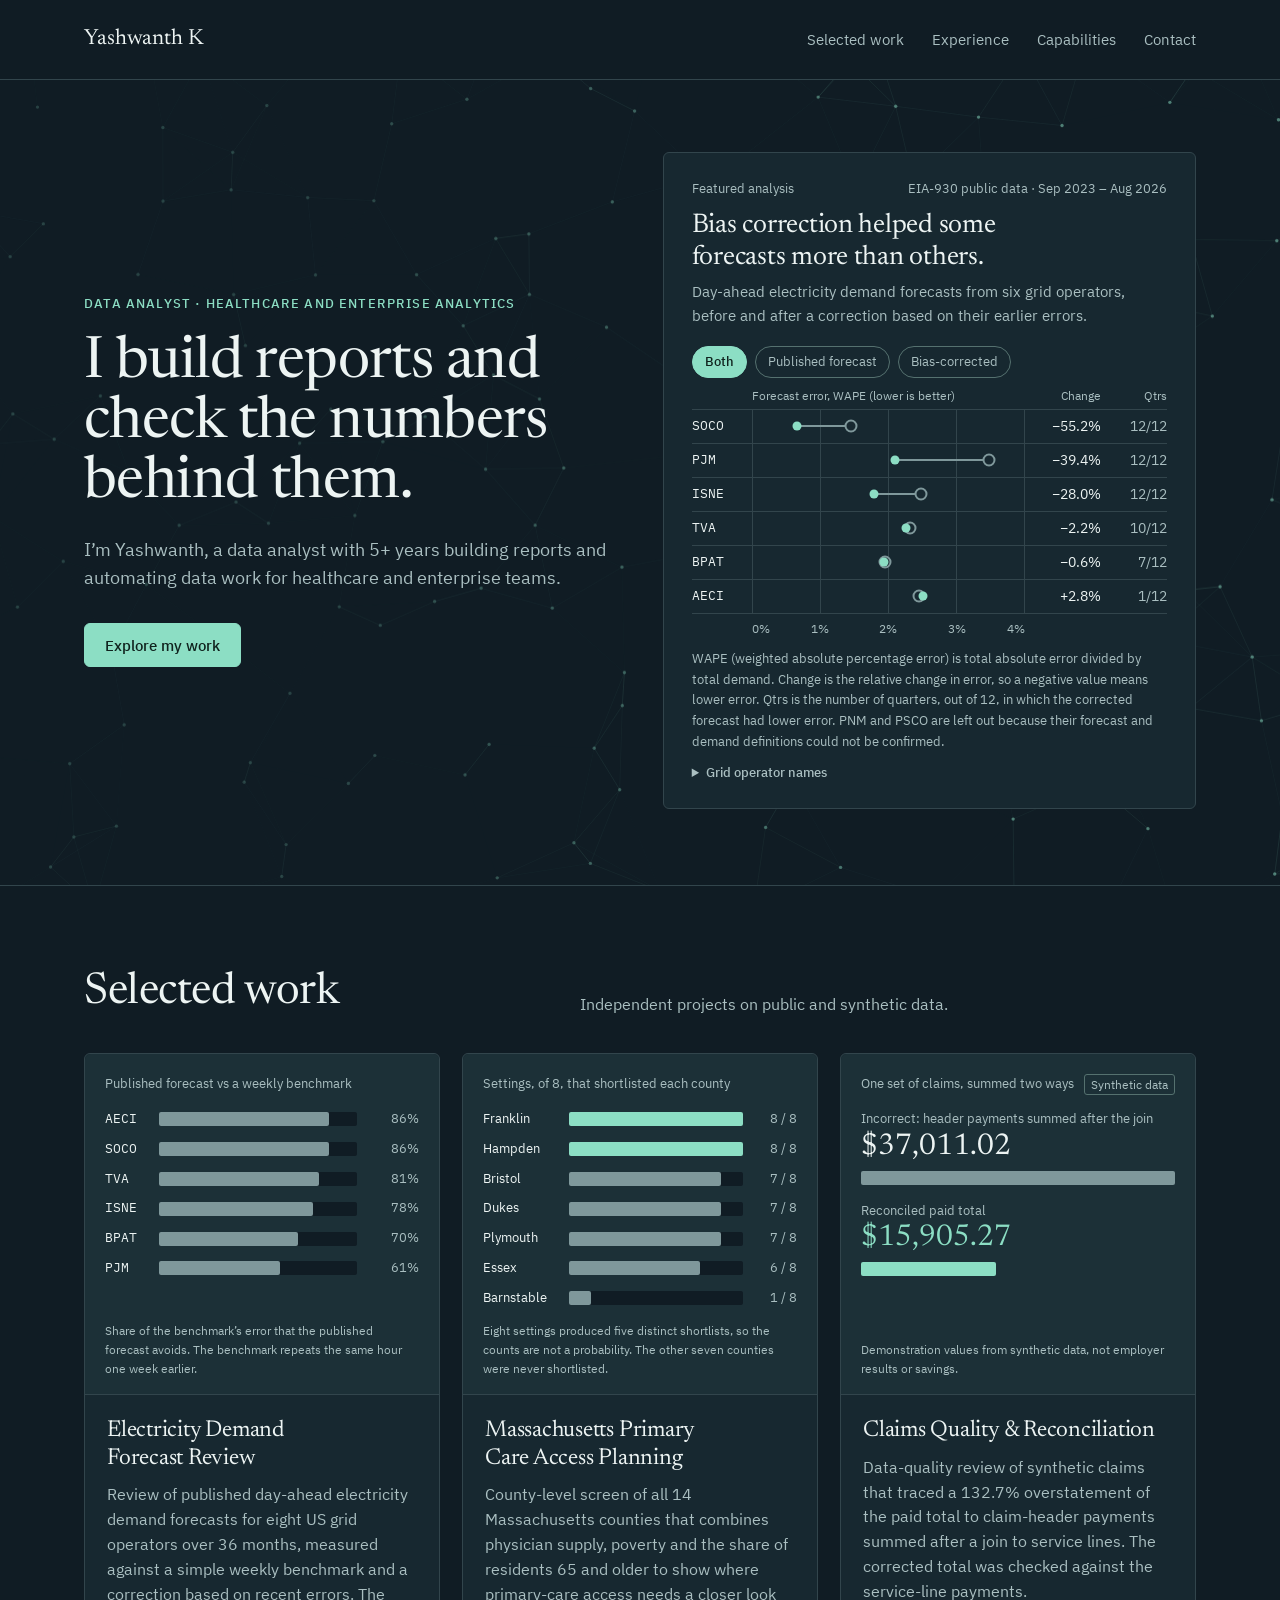
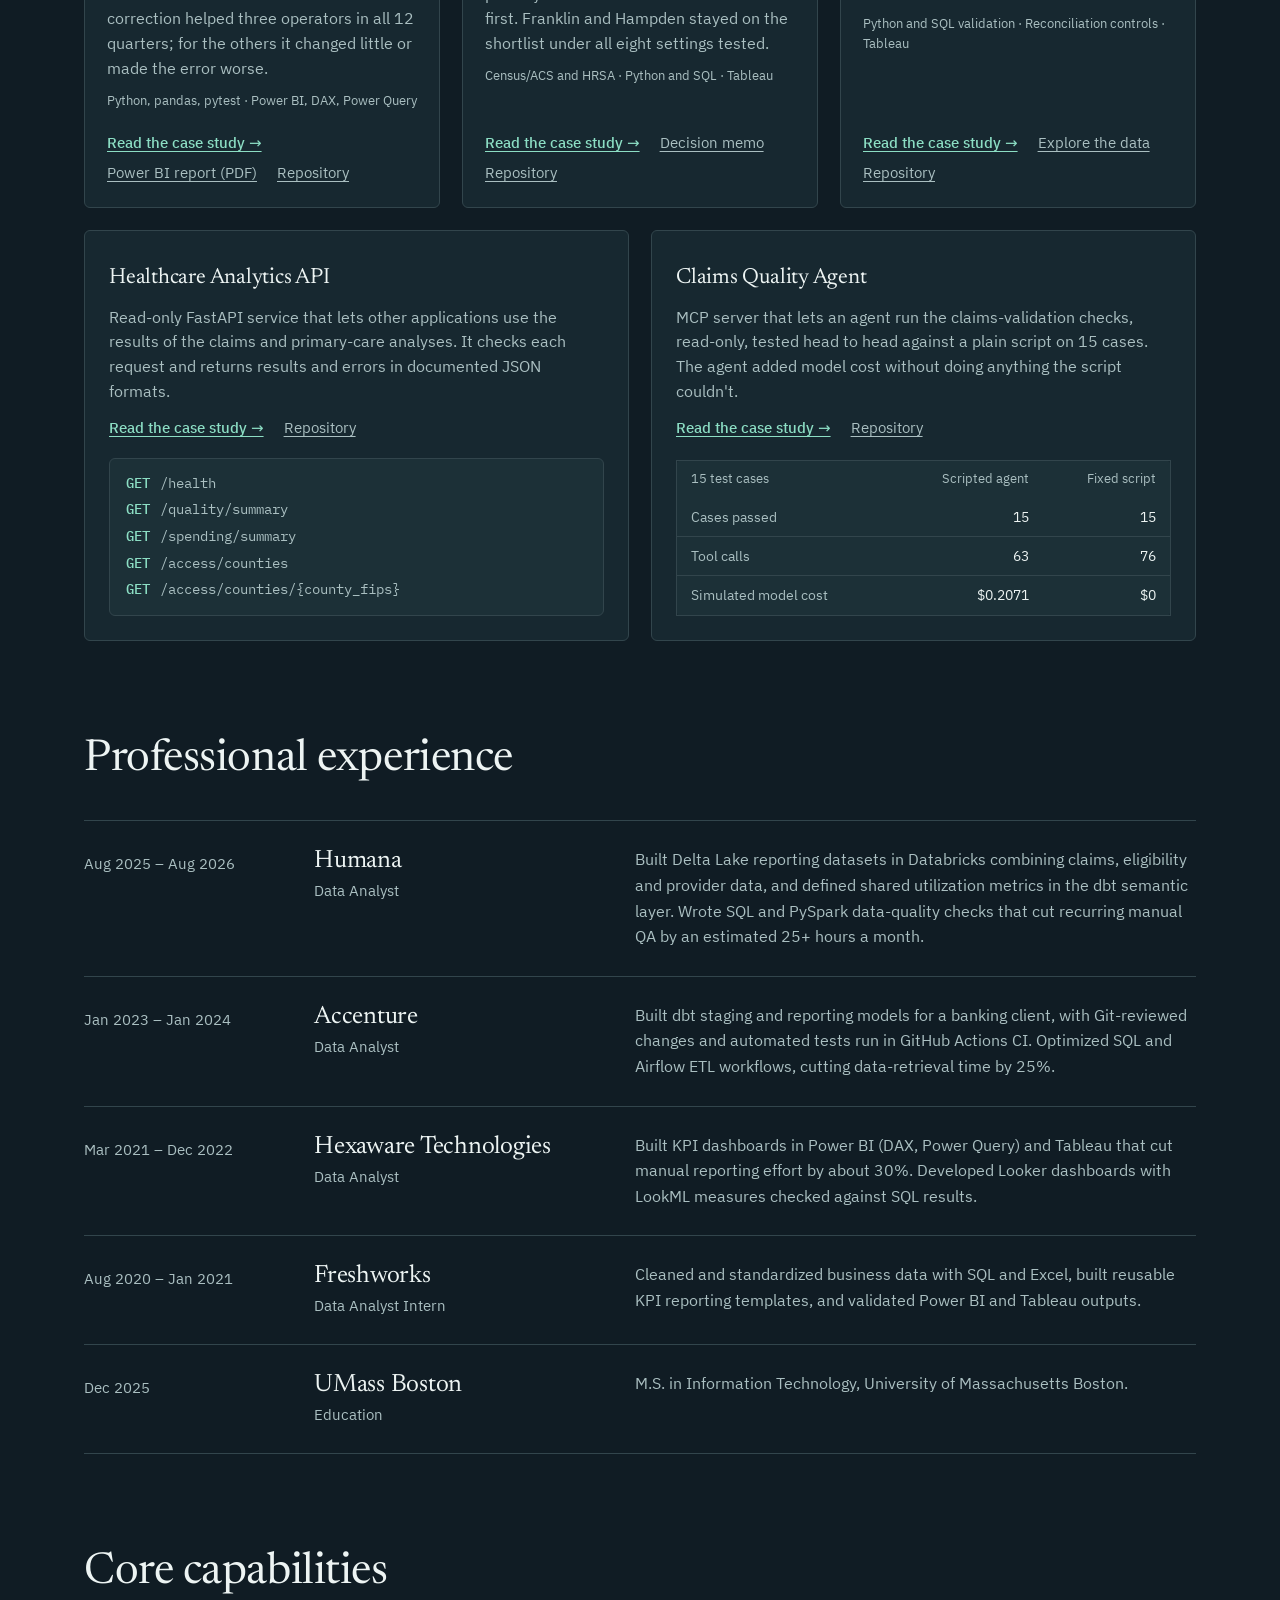
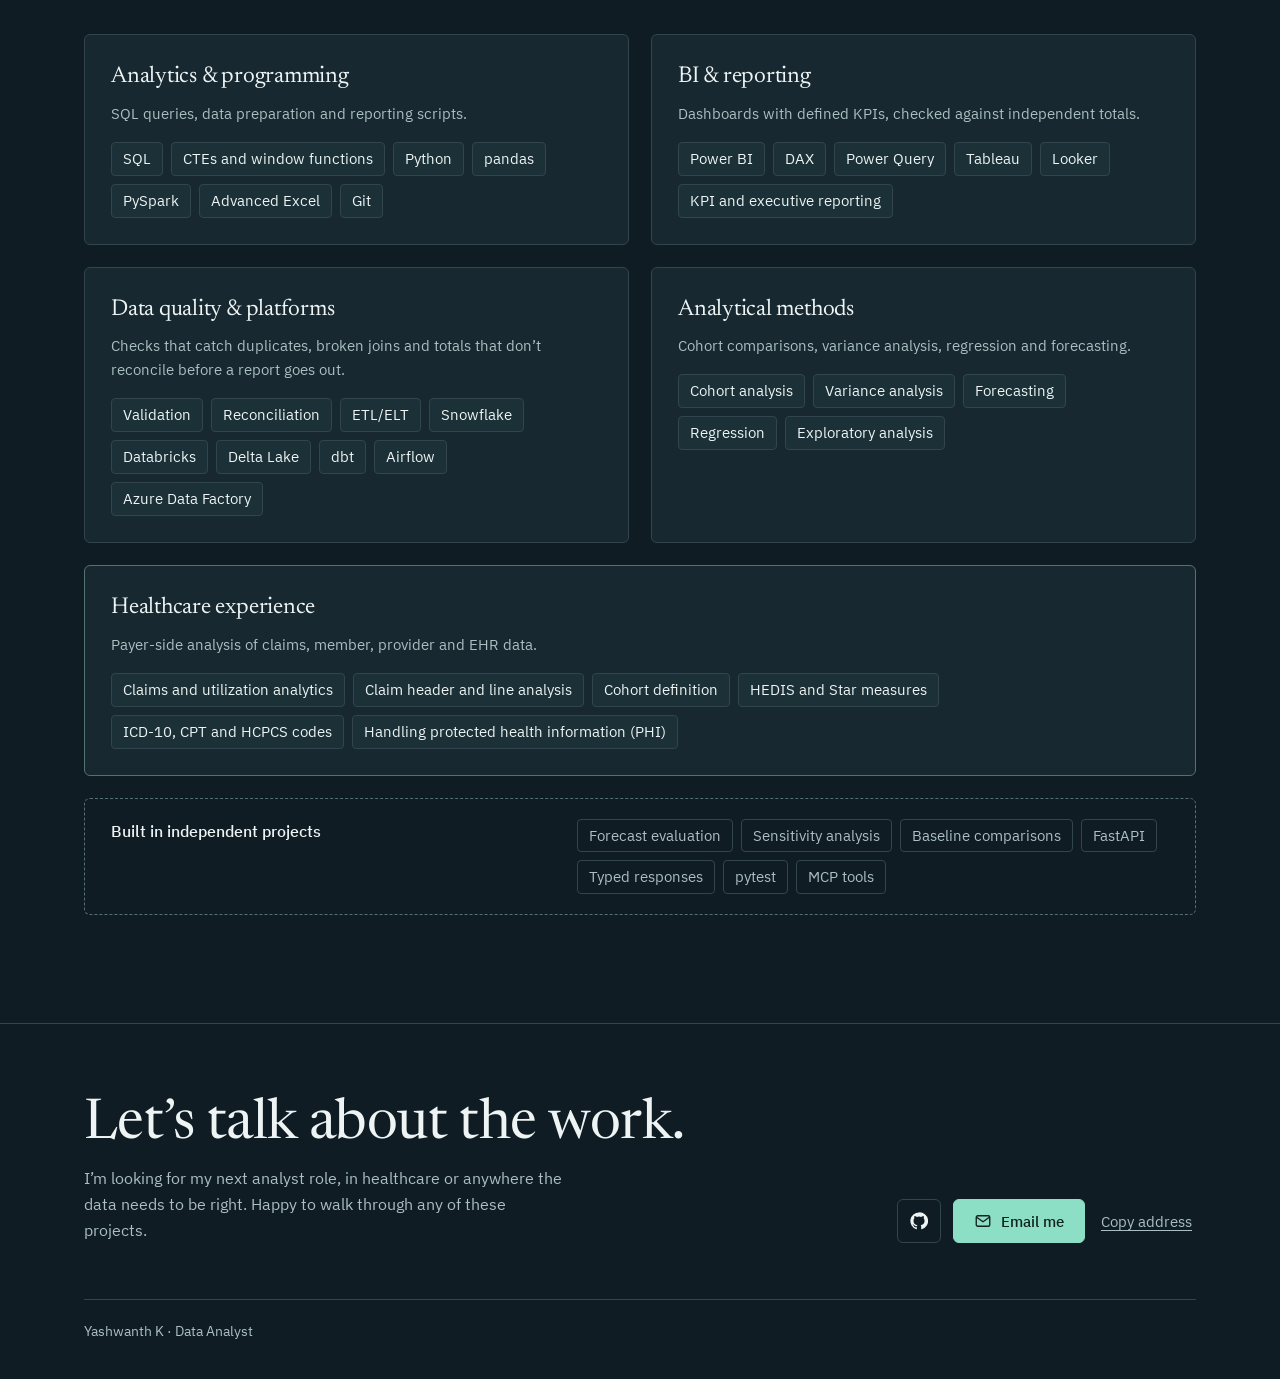
<file: index.html>
<!doctype html>
<html lang="en">
<head>
<meta charset="utf-8">
<meta name="viewport" content="width=device-width,initial-scale=1">
<title>Yashwanth K | Data Analyst</title>
<meta name="description" content="Data Analyst with 5+ years across healthcare and enterprise analytics, with selected work in forecast performance, data quality, decision analysis, BI reporting and analytics delivery.">
<meta name="theme-color" content="#101C24">
<link rel="icon" type="image/svg+xml" href="data:image/svg+xml,%3Csvg xmlns='http://www.w3.org/2000/svg' viewBox='0 0 32 32'%3E%3Crect width='32' height='32' rx='5' fill='%23101C24'/%3E%3Cpath d='M7 8l7 9v8h4v-8l7-9h-5l-4 5-4-5z' fill='%238CDEC4'/%3E%3C/svg%3E">
<link rel="preload" href="fonts/newsreader-latin-opsz-normal.woff2" as="font" type="font/woff2" crossorigin>
<link rel="stylesheet" href="styles.css?v=11">
<script defer src="home.js?v=11"></script>
<link rel="canonical" href="https://yashwanth-kanajam.github.io/">
<meta property="og:type" content="website">
<meta property="og:url" content="https://yashwanth-kanajam.github.io/">
<meta property="og:title" content="Yashwanth K | Data Analyst">
<meta property="og:description" content="Data Analyst with 5+ years across healthcare and enterprise analytics, with selected work in forecast performance, data quality, decision analysis, BI reporting and analytics delivery."><meta property="og:image" content="https://yashwanth-kanajam.github.io/assets/og-preview.png"><meta property="og:image:width" content="1200"><meta property="og:image:height" content="630"><meta property="og:image:alt" content="Yashwanth K, Data Analyst: I build reports and check the numbers behind them."><meta name="twitter:card" content="summary_large_image">
</head>
<body>
<a class="skip" href="#main">Skip to content</a>
<div class="wrap">
  <header class="site-head">
    <a class="brand" href="index.html">Yashwanth K</a>
    <nav aria-label="Main navigation">
      <ul>
        <li><a href="#work">Selected work</a></li>
        <li><a href="#experience">Experience</a></li>
        <li><a href="#capabilities">Capabilities</a></li>
        <li><a href="#contact">Contact</a></li>
      </ul>
    </nav>
  </header>
</div>

<main id="main" tabindex="-1">
<section class="intro" id="intro" aria-labelledby="headline">
  <canvas id="net" aria-hidden="true"></canvas>
  <div class="wrap">
    <div>
      <p class="eyebrow">Data Analyst · Healthcare and enterprise analytics</p>
      <h1 id="headline">I build reports and check the numbers behind them.</h1>
      <p class="lede">I’m Yashwanth, a data analyst with 5+ years building reports and automating data work for healthcare and enterprise teams.</p>
      <div class="actions">
        <a class="btn primary" href="#work">Explore my work</a>      </div>
    </div>

    <article class="feature" aria-labelledby="feat-title">
      <p class="kicker"><span>Featured analysis</span><span>EIA-930 public data · Sep 2023 – Aug 2026</span></p>
      <h2 id="feat-title">Bias correction helped some forecasts more than others.</h2>
      <p class="sub">Day-ahead electricity demand forecasts from six grid operators, before and after a correction based on their earlier errors.</p>
      <div class="legend" role="group" aria-label="Choose what the chart shows">
        <button type="button" class="lg" data-view="both" aria-pressed="true">Both</button>
        <button type="button" class="lg" data-view="pub" aria-pressed="false">Published forecast</button>
        <button type="button" class="lg" data-view="cor" aria-pressed="false">Bias-corrected</button>
      </div>
      <div class="db" id="wape-chart" role="img" aria-label="Forecast error (WAPE), published then corrected. SOCO 1.46 to 0.66 percent, PJM 3.49 to 2.11, ISNE 2.49 to 1.79, TVA 2.32 to 2.27, BPAT 1.96 to 1.95, AECI 2.45 to 2.52. Quarters improved out of 12: SOCO 12, PJM 12, ISNE 12, TVA 10, BPAT 7, AECI 1.">
        <div class="db-head"><span></span><span>Forecast error, WAPE (lower is better)</span><span>Change</span><span>Qtrs</span></div>
        <div class="db-row"><span class="ba">SOCO</span><div class="track"><i class="seg" style="left:16.5%;width:20%"></i><i class="p" style="left:36.5%"></i><i class="c" style="left:16.5%"></i></div><span class="chg">−55.2%</span><span class="qtr">12/12</span></div>
        <div class="db-row"><span class="ba">PJM</span><div class="track"><i class="seg" style="left:52.75%;width:34.5%"></i><i class="p" style="left:87.25%"></i><i class="c" style="left:52.75%"></i></div><span class="chg">−39.4%</span><span class="qtr">12/12</span></div>
        <div class="db-row"><span class="ba">ISNE</span><div class="track"><i class="seg" style="left:44.75%;width:17.5%"></i><i class="p" style="left:62.25%"></i><i class="c" style="left:44.75%"></i></div><span class="chg">−28.0%</span><span class="qtr">12/12</span></div>
        <div class="db-row"><span class="ba">TVA</span><div class="track"><i class="p" style="left:58%"></i><i class="c" style="left:56.75%"></i></div><span class="chg">−2.2%</span><span class="qtr">10/12</span></div>
        <div class="db-row"><span class="ba">BPAT</span><div class="track"><i class="p" style="left:49%"></i><i class="c" style="left:48.75%"></i></div><span class="chg">−0.6%</span><span class="qtr">7/12</span></div>
        <div class="db-row"><span class="ba">AECI</span><div class="track"><i class="p" style="left:61.25%"></i><i class="c" style="left:63%"></i></div><span class="chg">+2.8%</span><span class="qtr">1/12</span></div>
        <div class="db-axis"><span></span><div class="ticks"><span style="left:0">0%</span><span style="left:25%">1%</span><span style="left:50%">2%</span><span style="left:75%">3%</span><span style="left:100%">4%</span></div><span></span><span></span></div>
      </div>
      <p class="note">WAPE (weighted absolute percentage error) is total absolute error divided by total demand. Change is the relative change in error, so a negative value means lower error. Qtrs is the number of quarters, out of 12, in which the corrected forecast had lower error. PNM and PSCO are left out because their forecast and demand definitions could not be confirmed.</p>
      <details class="names"><summary>Grid operator names</summary><p>SOCO: Southern Company Services · PJM: PJM Interconnection · ISNE: ISO New England · TVA: Tennessee Valley Authority · BPAT: Bonneville Power Administration · AECI: Associated Electric Cooperative. EIA calls these balancing authorities.</p></details>
    </article>
  </div>
</section>

<section class="block" id="work" aria-labelledby="work-h">
  <div class="wrap">
    <div class="block-head">
      <h2 id="work-h">Selected work</h2>
      <p>Independent projects on public and synthetic data.</p>
    </div>

    <div class="cards">
      <article class="card">
        <div class="viz">
          <p class="viz-title"><span>Published forecast vs a weekly benchmark</span></p>
          <div class="qb" role="img" aria-label="Share of the benchmark's error that the published forecast avoids: AECI 86 percent, SOCO 86, TVA 81, ISNE 78, BPAT 70, PJM 61.">
            <span class="ba">AECI</span><span class="bar"><i style="width:86%"></i></span><span class="n">86%</span>
            <span class="ba">SOCO</span><span class="bar"><i style="width:86%"></i></span><span class="n">86%</span>
            <span class="ba">TVA</span><span class="bar"><i style="width:81%"></i></span><span class="n">81%</span>
            <span class="ba">ISNE</span><span class="bar"><i style="width:78%"></i></span><span class="n">78%</span>
            <span class="ba">BPAT</span><span class="bar"><i style="width:70%"></i></span><span class="n">70%</span>
            <span class="ba">PJM</span><span class="bar"><i style="width:61%"></i></span><span class="n">61%</span>
          </div>
          <p class="viz-foot">Share of the benchmark’s error that the published forecast avoids. The benchmark repeats the same hour one week earlier.</p>
        </div>
        <div class="card-body">
          <h3>Electricity Demand Forecast Review</h3>
          <p>Review of published day-ahead electricity demand forecasts for eight US grid operators over 36 months, measured against a simple weekly benchmark and a correction based on recent errors. The correction helped three operators in all 12 quarters; for the others it changed little or made the error worse.</p>
          <p class="tools">Python, pandas, pytest · Power BI, DAX, Power Query</p>
          <div class="card-links">
            <a href="forecast/index.html">Read the case study →</a>
            <a href="https://github.com/yashwanth-kanajam/demand-forecast-performance/blob/main/reports/demand_forecast_performance.pdf">Power BI report (PDF)</a>
            <a href="https://github.com/yashwanth-kanajam/demand-forecast-performance">Repository</a>
          </div>
        </div>
      </article>

      <article class="card">
        <div class="viz">
          <p class="viz-title"><span>Settings, of 8, that shortlisted each county</span></p>
          <div class="qb cty" role="img" aria-label="Number of the eight settings that shortlisted each county: Franklin 8, Hampden 8, Bristol 7, Dukes 7, Plymouth 7, Essex 6, Barnstable 1.">
            <span class="ba">Franklin</span><span class="bar full"><i style="width:100%"></i></span><span class="n">8 / 8</span>
            <span class="ba">Hampden</span><span class="bar full"><i style="width:100%"></i></span><span class="n">8 / 8</span>
            <span class="ba">Bristol</span><span class="bar"><i style="width:87.5%"></i></span><span class="n">7 / 8</span>
            <span class="ba">Dukes</span><span class="bar"><i style="width:87.5%"></i></span><span class="n">7 / 8</span>
            <span class="ba">Plymouth</span><span class="bar"><i style="width:87.5%"></i></span><span class="n">7 / 8</span>
            <span class="ba">Essex</span><span class="bar"><i style="width:75%"></i></span><span class="n">6 / 8</span>
            <span class="ba">Barnstable</span><span class="bar"><i style="width:12.5%"></i></span><span class="n">1 / 8</span>
          </div>
          <p class="viz-foot">Eight settings produced five distinct shortlists, so the counts are not a probability. The other seven counties were never shortlisted.</p>
        </div>
        <div class="card-body">
          <h3>Massachusetts Primary Care Access Planning</h3>
          <p>County-level screen of all 14 Massachusetts counties that combines physician supply, poverty and the share of residents 65 and older to show where primary-care access needs a closer look first. Franklin and Hampden stayed on the shortlist under all eight settings tested.</p>
          <p class="tools">Census/ACS and HRSA · Python and SQL · Tableau</p>
          <div class="card-links">
            <a href="access/index.html">Read the case study →</a>
            <a href="downloads/access-decision-memo.pdf">Decision memo</a>
            <a href="https://github.com/yashwanth-kanajam/ma-primary-care-access">Repository</a>
          </div>
        </div>
      </article>

      <article class="card">
        <div class="viz">
          <p class="viz-title"><span>One set of claims, summed two ways</span><span class="tag">Synthetic data</span></p>
          <div class="tot" role="img" aria-label="Incorrect calculation, header payments summed after joining to lines: 37,011.02 dollars. Reconciled paid total: 15,905.27 dollars.">
            <div class="bad">
              <div class="lab">Incorrect: header payments summed after the join</div>
              <div class="val">$37,011.02</div>
              <div class="bar"></div>
            </div>
            <div class="ok">
              <div class="lab">Reconciled paid total</div>
              <div class="val">$15,905.27</div>
              <div class="bar"></div>
            </div>
          </div>
          <p class="viz-foot">Demonstration values from synthetic data, not employer results or savings.</p>
        </div>
        <div class="card-body">
          <h3>Claims Quality &amp; Reconciliation</h3>
          <p>Data-quality review of synthetic claims that traced a 132.7% overstatement of the paid total to claim-header payments summed after a join to service lines. The corrected total was checked against the service-line payments.</p>
          <p class="tools">Python and SQL validation · Reconciliation controls · Tableau</p>
          <div class="card-links">
            <a href="claims/index.html">Read the case study →</a>
            <a href="explore/index.html">Explore the data</a>
            <a href="https://github.com/yashwanth-kanajam/healthcare-claims-quality">Repository</a>
          </div>
        </div>
      </article>
    </div>

    <div class="supports">
      <article class="support">
        <div>
          <h3>Healthcare Analytics API</h3>
          <p>Read-only FastAPI service that lets other applications use the results of the claims and primary-care analyses. It checks each request and returns results and errors in documented JSON formats.</p>
          <div class="card-links">
            <a href="api/index.html">Read the case study →</a>
            <a href="https://github.com/yashwanth-kanajam/healthcare-analytics-api">Repository</a>
          </div>
        </div>
        <div class="routes mini" aria-label="API routes">
          <span><b>GET</b>/health</span>
          <span><b>GET</b>/quality/summary</span>
          <span><b>GET</b>/spending/summary</span>
          <span><b>GET</b>/access/counties</span>
          <span><b>GET</b>/access/counties/{county_fips}</span>
        </div>
      </article>
      <article class="support">
        <div>
          <h3>Claims Quality Agent</h3>
          <p>MCP server that lets an agent run the claims-validation checks, read-only, tested head to head against a plain script on 15 cases. The agent added model cost without doing anything the script couldn't.</p>
          <div class="card-links">
            <a href="agent/index.html">Read the case study →</a>
            <a href="https://github.com/yashwanth-kanajam/claims-quality-agent">Repository</a>
          </div>
        </div>
        <table class="cmp mini">
          <caption class="skip">Scripted agent compared with a fixed script on 15 test cases</caption>
          <thead><tr><th scope="col">15 test cases</th><th scope="col">Scripted agent</th><th scope="col">Fixed script</th></tr></thead>
          <tbody>
            <tr><th scope="row">Cases passed</th><td>15</td><td>15</td></tr>
            <tr><th scope="row">Tool calls</th><td>63</td><td>76</td></tr>
            <tr><th scope="row">Simulated model cost</th><td>$0.2071</td><td>$0</td></tr>
          </tbody>
        </table>
      </article>
    </div>
  </div>
</section>

<section class="block" id="experience" aria-labelledby="xp-h">
  <div class="wrap">
    <div class="block-head">
      <h2 id="xp-h">Professional experience</h2>
    </div>
    <div class="xp">
      <div class="xp-row">
        <p class="when">Aug 2025 – Aug 2026</p>
        <div><h3>Humana</h3><p class="role">Data Analyst</p></div>
        <p class="what">Built Delta Lake reporting datasets in Databricks combining claims, eligibility and provider data, and defined shared utilization metrics in the dbt semantic layer. Wrote SQL and PySpark data-quality checks that cut recurring manual QA by an estimated 25+ hours a month.</p>
      </div>
      <div class="xp-row">
        <p class="when">Jan 2023 – Jan 2024</p>
        <div><h3>Accenture</h3><p class="role">Data Analyst</p></div>
        <p class="what">Built dbt staging and reporting models for a banking client, with Git-reviewed changes and automated tests run in GitHub Actions CI. Optimized SQL and Airflow ETL workflows, cutting data-retrieval time by 25%.</p>
      </div>
      <div class="xp-row">
        <p class="when">Mar 2021 – Dec 2022</p>
        <div><h3>Hexaware Technologies</h3><p class="role">Data Analyst</p></div>
        <p class="what">Built KPI dashboards in Power BI (DAX, Power Query) and Tableau that cut manual reporting effort by about 30%. Developed Looker dashboards with LookML measures checked against SQL results.</p>
      </div>
      <div class="xp-row">
        <p class="when">Aug 2020 – Jan 2021</p>
        <div><h3>Freshworks</h3><p class="role">Data Analyst Intern</p></div>
        <p class="what">Cleaned and standardized business data with SQL and Excel, built reusable KPI reporting templates, and validated Power BI and Tableau outputs.</p>
      </div>
      <div class="xp-row">
        <p class="when">Dec 2025</p>
        <div><h3>UMass Boston</h3><p class="role">Education</p></div>
        <p class="what">M.S. in Information Technology, University of Massachusetts Boston.</p>
      </div>
    </div>
  </div>
</section>

<section class="block" id="capabilities" aria-labelledby="cap-h">
  <div class="wrap">
    <div class="block-head">
      <h2 id="cap-h">Core capabilities</h2>
    </div>
    <div class="caps">
      <div class="cap"><h3>Analytics &amp; programming</h3><p class="ctx">SQL queries, data preparation and reporting scripts.</p><ul class="chips"><li>SQL</li><li>CTEs and window functions</li><li>Python</li><li>pandas</li><li>PySpark</li><li>Advanced Excel</li><li>Git</li></ul></div>
      <div class="cap"><h3>BI &amp; reporting</h3><p class="ctx">Dashboards with defined KPIs, checked against independent totals.</p><ul class="chips"><li>Power BI</li><li>DAX</li><li>Power Query</li><li>Tableau</li><li>Looker</li><li>KPI and executive reporting</li></ul></div>
      <div class="cap"><h3>Data quality &amp; platforms</h3><p class="ctx">Checks that catch duplicates, broken joins and totals that don’t reconcile before a report goes out.</p><ul class="chips"><li>Validation</li><li>Reconciliation</li><li>ETL/ELT</li><li>Snowflake</li><li>Databricks</li><li>Delta Lake</li><li>dbt</li><li>Airflow</li><li>Azure Data Factory</li></ul></div>
      <div class="cap"><h3>Analytical methods</h3><p class="ctx">Cohort comparisons, variance analysis, regression and forecasting.</p><ul class="chips"><li>Cohort analysis</li><li>Variance analysis</li><li>Forecasting</li><li>Regression</li><li>Exploratory analysis</li></ul></div>
    </div>
    <div class="cap domain">
      <div><h3>Healthcare experience</h3><p class="ctx">Payer-side analysis of claims, member, provider and EHR data.</p></div>
      <ul class="chips"><li>Claims and utilization analytics</li><li>Claim header and line analysis</li><li>Cohort definition</li><li>HEDIS and Star measures</li><li>ICD-10, CPT and HCPCS codes</li><li>Handling protected health information (PHI)</li></ul>
    </div>
    <div class="dev">
      <div>
        <h3>Built in independent projects</h3>
      </div>
      <ul class="chips"><li>Forecast evaluation</li><li>Sensitivity analysis</li><li>Baseline comparisons</li><li>FastAPI</li><li>Typed responses</li><li>pytest</li><li>MCP tools</li></ul>
    </div>
  </div>
</section>
</main>

<section class="contact" id="contact" aria-labelledby="contact-h">
  <div class="wrap">
    <div>
      <h2 id="contact-h">Let’s talk about the work.</h2>
      <p>I’m looking for my next analyst role, in healthcare or anywhere the data needs to be right. Happy to walk through any of these projects.</p>
    </div>
    <div class="actions">
      <a class="btn icon" href="https://github.com/yashwanth-kanajam" aria-label="GitHub profile">
        <svg viewBox="0 0 24 24" fill="currentColor" aria-hidden="true"><path d="M12 .5a11.5 11.5 0 0 0-3.64 22.41c.58.1.79-.25.79-.56v-2c-3.2.7-3.88-1.36-3.88-1.36-.52-1.33-1.28-1.69-1.28-1.69-1.05-.71.08-.7.08-.7 1.16.08 1.77 1.19 1.77 1.19 1.03 1.77 2.7 1.26 3.36.96.1-.75.4-1.26.73-1.55-2.55-.29-5.24-1.28-5.24-5.68 0-1.26.45-2.28 1.19-3.09-.12-.29-.52-1.46.11-3.05 0 0 .97-.31 3.17 1.18a11 11 0 0 1 5.78 0c2.2-1.49 3.17-1.18 3.17-1.18.63 1.59.23 2.76.11 3.05.74.81 1.19 1.83 1.19 3.09 0 4.41-2.69 5.39-5.25 5.67.41.36.78 1.06.78 2.14v3.17c0 .31.21.67.8.56A11.5 11.5 0 0 0 12 .5z"/></svg>
      </a>
      <a class="btn primary" href="mailto:yashnaidu6520@gmail.com">
        <svg viewBox="0 0 24 24" fill="none" stroke="currentColor" stroke-width="1.8" stroke-linecap="round" stroke-linejoin="round" aria-hidden="true"><rect x="3" y="5" width="18" height="14" rx="2" fill="none"/><path d="m3.5 7 8.5 6 8.5-6" fill="none"/></svg>
        Email me
      </a>
      <button class="copy" id="copy-email" type="button" data-address="yashnaidu6520@gmail.com">Copy address</button>
    </div>
  </div>
</section>
<div class="wrap"><footer><span>Yashwanth K · Data Analyst</span></footer></div>
</body>
</html>
</file>
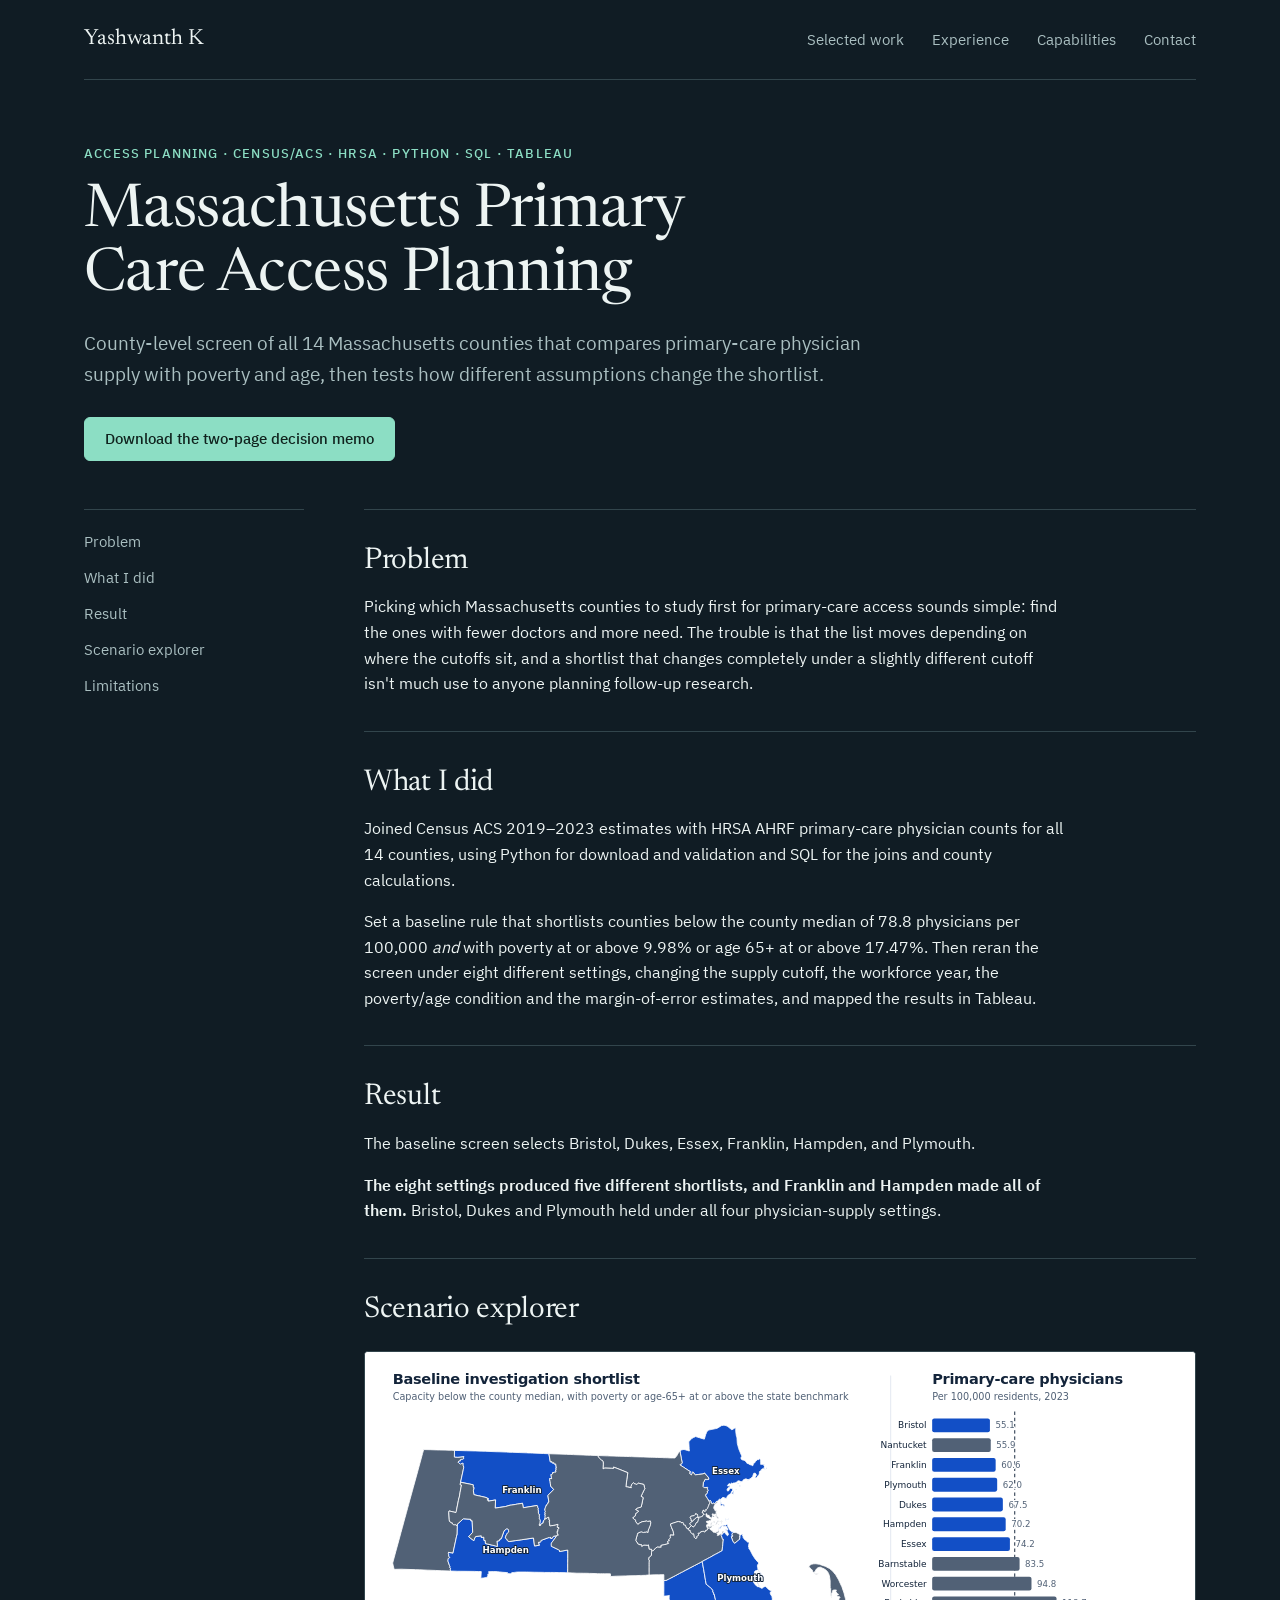
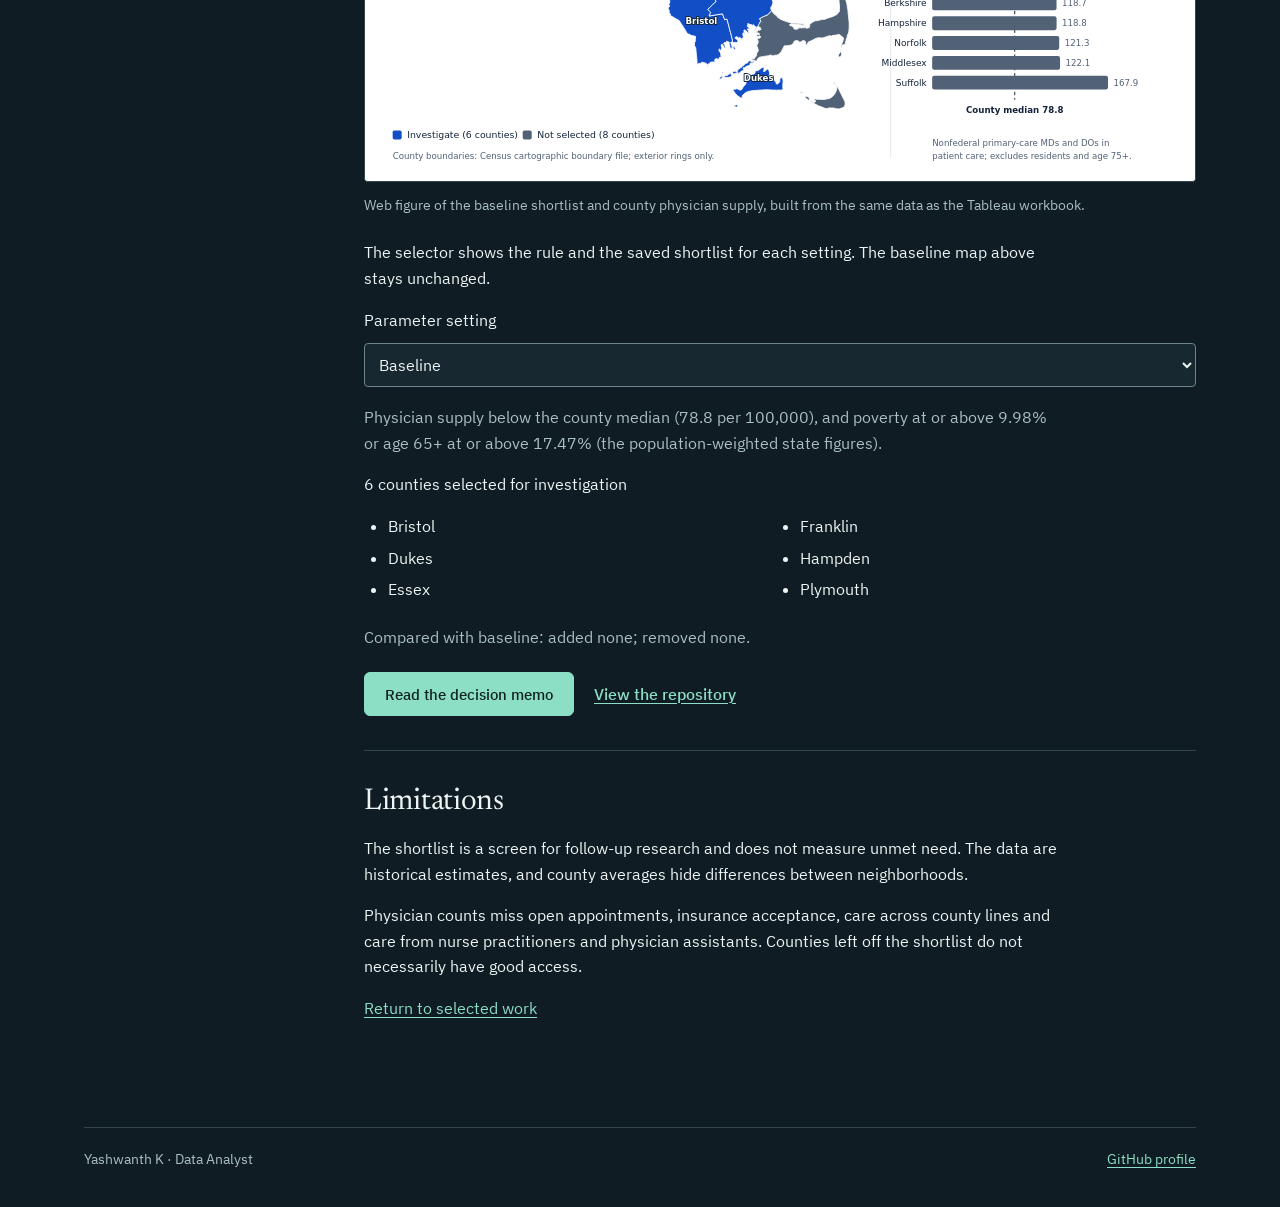
<file: access/index.html>
<!doctype html><html lang="en"><head><meta charset="utf-8"><meta name="viewport" content="width=device-width,initial-scale=1"><meta name="theme-color" content="#101C24"><title>Massachusetts Primary Care Access Planning | Yashwanth K</title><meta name="description" content="County-level screen of Massachusetts primary-care access using public data, with sensitivity testing of the resulting shortlist."><link rel="icon" type="image/svg+xml" href="data:image/svg+xml,%3Csvg xmlns='http://www.w3.org/2000/svg' viewBox='0 0 32 32'%3E%3Crect width='32' height='32' rx='5' fill='%23101C24'/%3E%3Cpath d='M7 8l7 9v8h4v-8l7-9h-5l-4 5-4-5z' fill='%238CDEC4'/%3E%3C/svg%3E"><link rel="stylesheet" href="../styles.css?v=11"><link rel="stylesheet" href="../explorer.css"><script defer src="../site.js?v=11"></script><script defer src="../access-data.js?v=11"></script><script defer src="../access.js?v=11"></script><link rel="canonical" href="https://yashwanth-kanajam.github.io/access/"><meta property="og:type" content="website"><meta property="og:url" content="https://yashwanth-kanajam.github.io/access/"><meta property="og:title" content="Massachusetts Primary Care Access Planning"><meta property="og:description" content="County-level screen of Massachusetts primary-care access using public data, with sensitivity testing of the resulting shortlist."><meta property="og:image" content="https://yashwanth-kanajam.github.io/assets/og-preview.png"><meta property="og:image:width" content="1200"><meta property="og:image:height" content="630"><meta property="og:image:alt" content="Yashwanth K, Data Analyst: I build reports and check the numbers behind them."><meta name="twitter:card" content="summary_large_image"></head><body><a class="skip" href="#main">Skip to content</a><div class="wrap"><header class="site-head"><a class="brand" href="../index.html">Yashwanth K</a><nav aria-label="Main navigation"><ul><li><a href="../index.html#work">Selected work</a></li><li><a href="../index.html#experience">Experience</a></li><li><a href="../index.html#capabilities">Capabilities</a></li><li><a href="../index.html#contact">Contact</a></li></ul></nav></header><main id="main" tabindex="-1"><div class="case-head"><p class="eyebrow">Access planning · Census/ACS · HRSA · Python · SQL · Tableau</p><h1>Massachusetts Primary Care Access Planning</h1><p class="lead">County-level screen of all 14 Massachusetts counties that compares primary-care physician supply with poverty and age, then tests how different assumptions change the shortlist.</p><a class="button" href="../downloads/access-decision-memo.pdf" download>Download the two-page decision memo</a></div><div class="case-grid"><nav class="case-nav" aria-label="Case study contents"><a href="#problem">Problem</a><a href="#approach">What I did</a><a href="#result">Result</a><a href="#dashboard">Scenario explorer</a><a href="#limitations">Limitations</a></nav><div class="case-body">
<section id="problem"><h2>Problem</h2><p>Picking which Massachusetts counties to study first for primary-care access sounds simple: find the ones with fewer doctors and more need. The trouble is that the list moves depending on where the cutoffs sit, and a shortlist that changes completely under a slightly different cutoff isn't much use to anyone planning follow-up research.</p></section>
<section id="approach"><h2>What I did</h2><p>Joined Census ACS 2019–2023 estimates with HRSA AHRF primary-care physician counts for all 14 counties, using Python for download and validation and SQL for the joins and county calculations.</p><p>Set a baseline rule that shortlists counties below the county median of 78.8 physicians per 100,000 <em>and</em> with poverty at or above 9.98% or age 65+ at or above 17.47%. Then reran the screen under eight different settings, changing the supply cutoff, the workforce year, the poverty/age condition and the margin-of-error estimates, and mapped the results in Tableau.</p></section>
<section id="result"><h2>Result</h2><p>The baseline screen selects Bristol, Dukes, Essex, Franklin, Hampden, and Plymouth.</p><p><strong>The eight settings produced five different shortlists, and Franklin and Hampden made all of them.</strong> Bristol, Dukes and Plymouth held under all four physician-supply settings.</p></section>
<section id="dashboard"><h2>Scenario explorer</h2><figure style="margin:24px 0"><a href="../assets/ma_access_overview.svg" aria-label="Open the full-size shortlist and physician-supply figure"><img src="../assets/ma_access_overview.svg" width="1200" height="620" style="display:block;width:100%;height:auto" alt="Left: map of the 14 Massachusetts counties with the six baseline shortlist counties — Bristol, Dukes, Essex, Franklin, Hampden, and Plymouth — filled in blue. Right: primary-care physicians per 100,000 residents by county, sorted ascending, with the county median of 78.8 marked; Nantucket falls below the median but is not shortlisted." loading="lazy"></a><figcaption class="meta" style="margin-top:12px">Web figure of the baseline shortlist and county physician supply, built from the same data as the Tableau workbook.</figcaption></figure><p>The selector shows the rule and the saved shortlist for each setting. The baseline map above stays unchanged.</p><div id="scenario-app" hidden><label for="scenario-choice">Parameter setting</label><select id="scenario-choice"></select><p id="scenario-rule" class="quiet"></p><p id="scenario-status" role="status"></p><ul id="scenario-counties"></ul><p id="scenario-change" class="quiet"></p></div><noscript><p>Baseline: Bristol, Dukes, Essex, Franklin, Hampden, and Plymouth. Read the decision memo for the full comparison across settings.</p></noscript><div class="action-row"><a class="button" href="../downloads/access-decision-memo.pdf" download>Read the decision memo</a><a class="text-link" href="https://github.com/yashwanth-kanajam/ma-primary-care-access">View the repository</a></div></section>
<section id="limitations"><h2>Limitations</h2><p>The shortlist is a screen for follow-up research and does not measure unmet need. The data are historical estimates, and county averages hide differences between neighborhoods.</p><p>Physician counts miss open appointments, insurance acceptance, care across county lines and care from nurse practitioners and physician assistants. Counties left off the shortlist do not necessarily have good access.</p><p><a href="../index.html#work">Return to selected work</a></p></section>
</div></div></main><footer><span>Yashwanth K · Data Analyst</span><a href="https://github.com/yashwanth-kanajam">GitHub profile</a></footer></div></body></html>
</file>
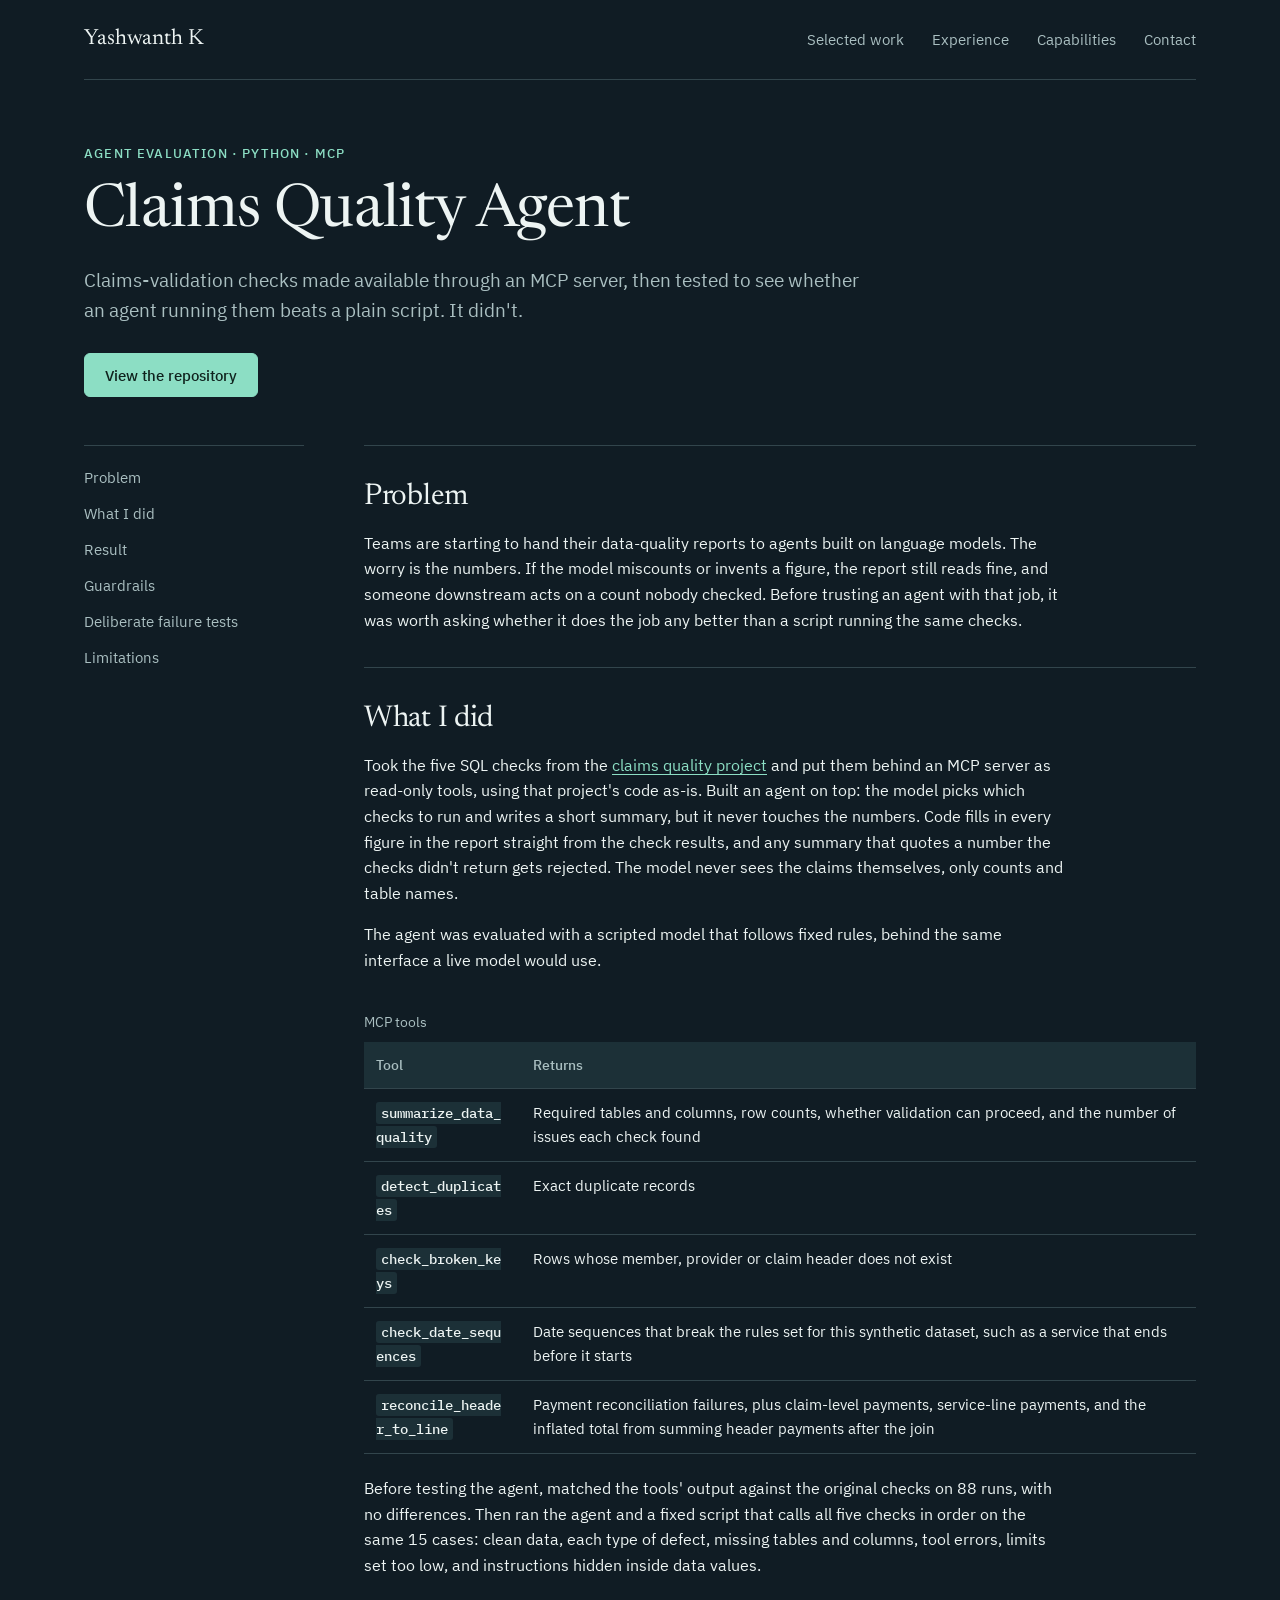
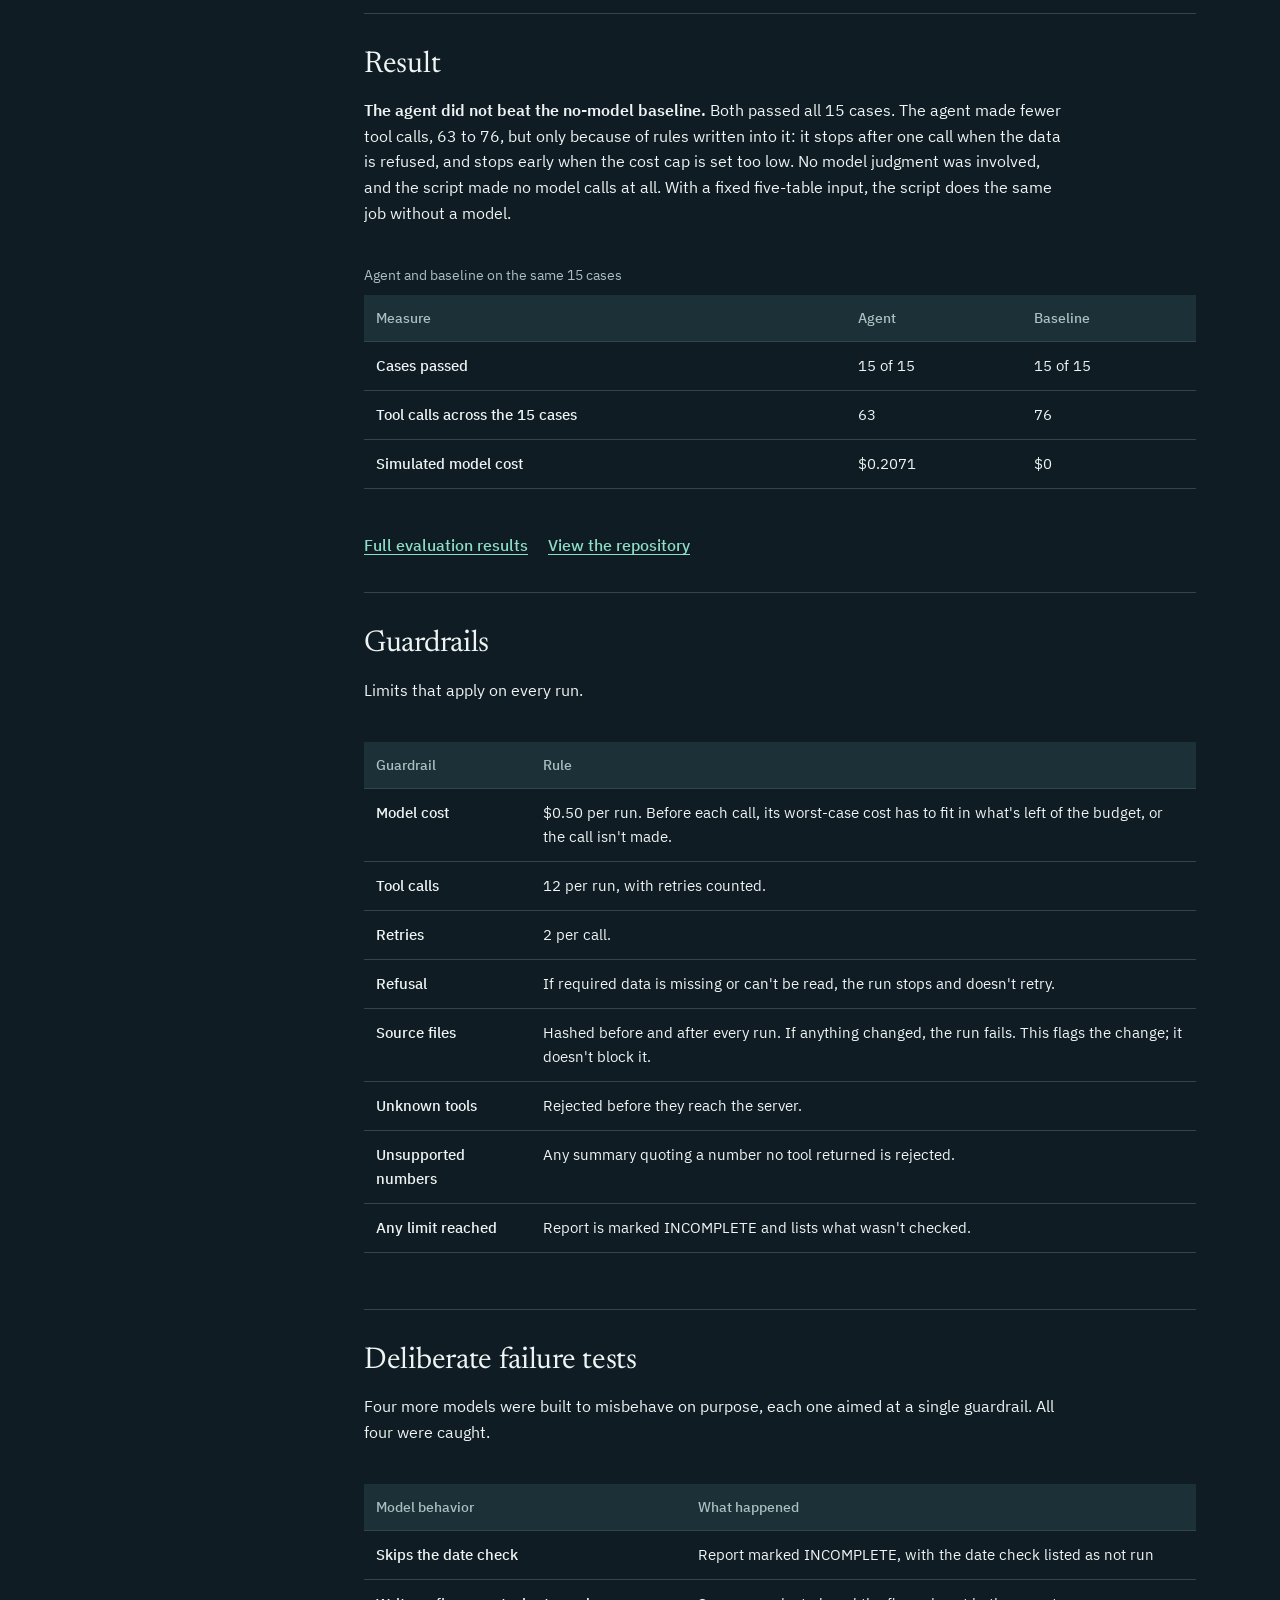
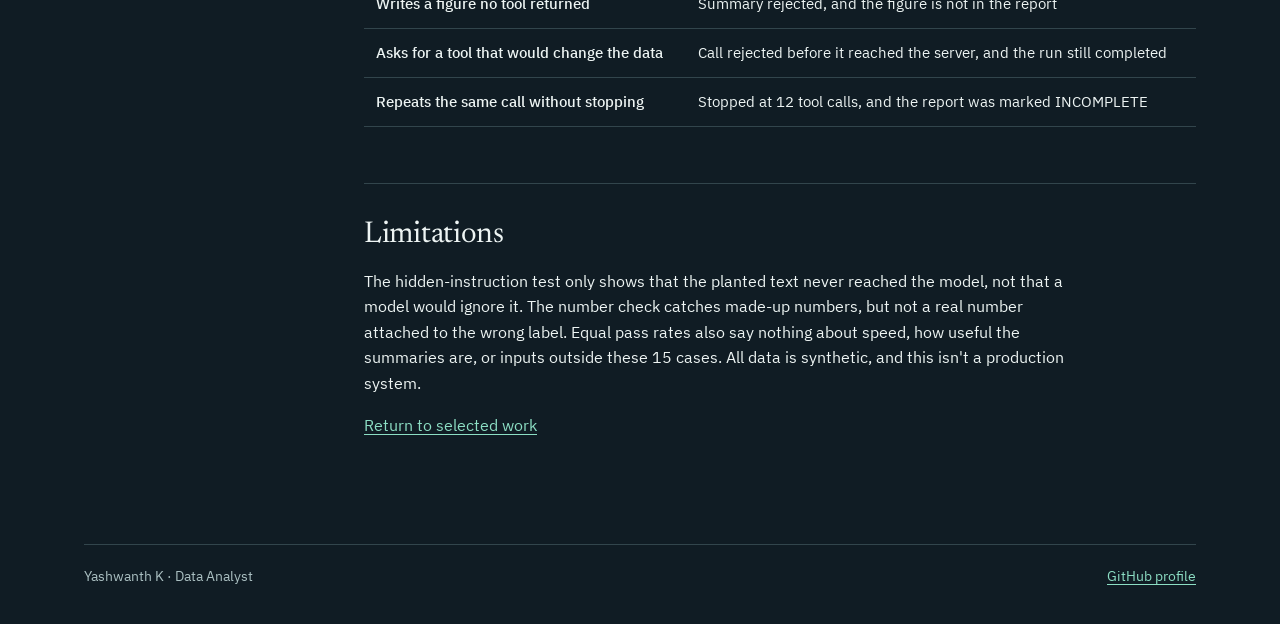
<file: agent/index.html>
<!doctype html><html lang="en"><head><meta charset="utf-8"><meta name="viewport" content="width=device-width,initial-scale=1"><meta name="theme-color" content="#101C24"><title>Claims Quality Agent | Yashwanth K</title><meta name="description" content="Claims-validation checks made available through an MCP server, then tested to see whether an agent running them beats a plain script. Synthetic data."><link rel="icon" type="image/svg+xml" href="data:image/svg+xml,%3Csvg xmlns='http://www.w3.org/2000/svg' viewBox='0 0 32 32'%3E%3Crect width='32' height='32' rx='5' fill='%23101C24'/%3E%3Cpath d='M7 8l7 9v8h4v-8l7-9h-5l-4 5-4-5z' fill='%238CDEC4'/%3E%3C/svg%3E"><link rel="stylesheet" href="../styles.css?v=11"><link rel="stylesheet" href="../explorer.css"><script defer src="../site.js?v=11"></script><link rel="canonical" href="https://yashwanth-kanajam.github.io/agent/"><meta property="og:type" content="website"><meta property="og:url" content="https://yashwanth-kanajam.github.io/agent/"><meta property="og:title" content="Claims Quality Agent"><meta property="og:description" content="Claims-validation checks made available through an MCP server, then tested to see whether an agent running them beats a plain script. Synthetic data."><meta property="og:image" content="https://yashwanth-kanajam.github.io/assets/og-preview.png"><meta property="og:image:width" content="1200"><meta property="og:image:height" content="630"><meta property="og:image:alt" content="Yashwanth K, Data Analyst: I build reports and check the numbers behind them."><meta name="twitter:card" content="summary_large_image"></head><body><a class="skip" href="#main">Skip to content</a><div class="wrap"><header class="site-head"><a class="brand" href="../index.html">Yashwanth K</a><nav aria-label="Main navigation"><ul><li><a href="../index.html#work">Selected work</a></li><li><a href="../index.html#experience">Experience</a></li><li><a href="../index.html#capabilities">Capabilities</a></li><li><a href="../index.html#contact">Contact</a></li></ul></nav></header><main id="main" tabindex="-1"><div class="case-head"><p class="eyebrow">Agent evaluation · Python · MCP</p><h1>Claims Quality Agent</h1><p class="lead">Claims-validation checks made available through an MCP server, then tested to see whether an agent running them beats a plain script. It didn't.</p><a class="button" href="https://github.com/yashwanth-kanajam/claims-quality-agent">View the repository</a></div><div class="case-grid"><nav class="case-nav" aria-label="Case study contents"><a href="#problem">Problem</a><a href="#approach">What I did</a><a href="#result">Result</a><a href="#guardrails">Guardrails</a><a href="#misbehaving">Deliberate failure tests</a><a href="#limitations">Limitations</a></nav><div class="case-body">
<section id="problem"><h2>Problem</h2><p>Teams are starting to hand their data-quality reports to agents built on language models. The worry is the numbers. If the model miscounts or invents a figure, the report still reads fine, and someone downstream acts on a count nobody checked. Before trusting an agent with that job, it was worth asking whether it does the job any better than a script running the same checks.</p></section>
<section id="approach"><h2>What I did</h2><p>Took the five SQL checks from the <a href="../claims/index.html">claims quality project</a> and put them behind an MCP server as read-only tools, using that project's code as-is. Built an agent on top: the model picks which checks to run and writes a short summary, but it never touches the numbers. Code fills in every figure in the report straight from the check results, and any summary that quotes a number the checks didn't return gets rejected. The model never sees the claims themselves, only counts and table names.</p><p>The agent was evaluated with a scripted model that follows fixed rules, behind the same interface a live model would use.</p><div class="table-scroll" tabindex="0" role="region" aria-label="MCP tools"><table><caption>MCP tools</caption><thead><tr><th scope="col">Tool</th><th scope="col">Returns</th></tr></thead><tbody><tr><th scope="row"><code>summarize_data_quality</code></th><td>Required tables and columns, row counts, whether validation can proceed, and the number of issues each check found</td></tr><tr><th scope="row"><code>detect_duplicates</code></th><td>Exact duplicate records</td></tr><tr><th scope="row"><code>check_broken_keys</code></th><td>Rows whose member, provider or claim header does not exist</td></tr><tr><th scope="row"><code>check_date_sequences</code></th><td>Date sequences that break the rules set for this synthetic dataset, such as a service that ends before it starts</td></tr><tr><th scope="row"><code>reconcile_header_to_line</code></th><td>Payment reconciliation failures, plus claim-level payments, service-line payments, and the inflated total from summing header payments after the join</td></tr></tbody></table></div><p>Before testing the agent, matched the tools' output against the original checks on 88 runs, with no differences. Then ran the agent and a fixed script that calls all five checks in order on the same 15 cases: clean data, each type of defect, missing tables and columns, tool errors, limits set too low, and instructions hidden inside data values.</p></section>
<section id="result"><h2>Result</h2><p><strong>The agent did not beat the no-model baseline.</strong> Both passed all 15 cases. The agent made fewer tool calls, 63 to 76, but only because of rules written into it: it stops after one call when the data is refused, and stops early when the cost cap is set too low. No model judgment was involved, and the script made no model calls at all. With a fixed five-table input, the script does the same job without a model.</p><div class="table-scroll" tabindex="0" role="region" aria-label="Agent compared with the baseline"><table><caption>Agent and baseline on the same 15 cases</caption><thead><tr><th scope="col">Measure</th><th scope="col">Agent</th><th scope="col">Baseline</th></tr></thead><tbody><tr><th scope="row">Cases passed</th><td>15 of 15</td><td>15 of 15</td></tr><tr><th scope="row">Tool calls across the 15 cases</th><td>63</td><td>76</td></tr><tr><th scope="row">Simulated model cost</th><td>$0.2071</td><td>$0</td></tr></tbody></table></div><div class="action-row"><a class="text-link" href="https://github.com/yashwanth-kanajam/claims-quality-agent/blob/main/results/RESULTS.md">Full evaluation results</a><a class="text-link" href="https://github.com/yashwanth-kanajam/claims-quality-agent">View the repository</a></div></section>
<section id="guardrails"><h2>Guardrails</h2><p>Limits that apply on every run.</p><div class="table-scroll" tabindex="0" role="region" aria-label="Guardrails"><table><thead><tr><th scope="col">Guardrail</th><th scope="col">Rule</th></tr></thead><tbody><tr><th scope="row">Model cost</th><td>$0.50 per run. Before each call, its worst-case cost has to fit in what's left of the budget, or the call isn't made.</td></tr><tr><th scope="row">Tool calls</th><td>12 per run, with retries counted.</td></tr><tr><th scope="row">Retries</th><td>2 per call.</td></tr><tr><th scope="row">Refusal</th><td>If required data is missing or can't be read, the run stops and doesn't retry.</td></tr><tr><th scope="row">Source files</th><td>Hashed before and after every run. If anything changed, the run fails. This flags the change; it doesn't block it.</td></tr><tr><th scope="row">Unknown tools</th><td>Rejected before they reach the server.</td></tr><tr><th scope="row">Unsupported numbers</th><td>Any summary quoting a number no tool returned is rejected.</td></tr><tr><th scope="row">Any limit reached</th><td>Report is marked INCOMPLETE and lists what wasn't checked.</td></tr></tbody></table></div></section>
<section id="misbehaving"><h2>Deliberate failure tests</h2><p>Four more models were built to misbehave on purpose, each one aimed at a single guardrail. All four were caught.</p><div class="table-scroll" tabindex="0" role="region" aria-label="Deliberate failure tests"><table><thead><tr><th scope="col">Model behavior</th><th scope="col">What happened</th></tr></thead><tbody><tr><th scope="row">Skips the date check</th><td>Report marked INCOMPLETE, with the date check listed as not run</td></tr><tr><th scope="row">Writes a figure no tool returned</th><td>Summary rejected, and the figure is not in the report</td></tr><tr><th scope="row">Asks for a tool that would change the data</th><td>Call rejected before it reached the server, and the run still completed</td></tr><tr><th scope="row">Repeats the same call without stopping</th><td>Stopped at 12 tool calls, and the report was marked INCOMPLETE</td></tr></tbody></table></div></section>

<section id="limitations"><h2>Limitations</h2><p>The hidden-instruction test only shows that the planted text never reached the model, not that a model would ignore it. The number check catches made-up numbers, but not a real number attached to the wrong label. Equal pass rates also say nothing about speed, how useful the summaries are, or inputs outside these 15 cases. All data is synthetic, and this isn't a production system.</p><p><a href="../index.html#work">Return to selected work</a></p></section>
</div></div></main><footer><span>Yashwanth K · Data Analyst</span><a href="https://github.com/yashwanth-kanajam">GitHub profile</a></footer></div></body></html>
</file>
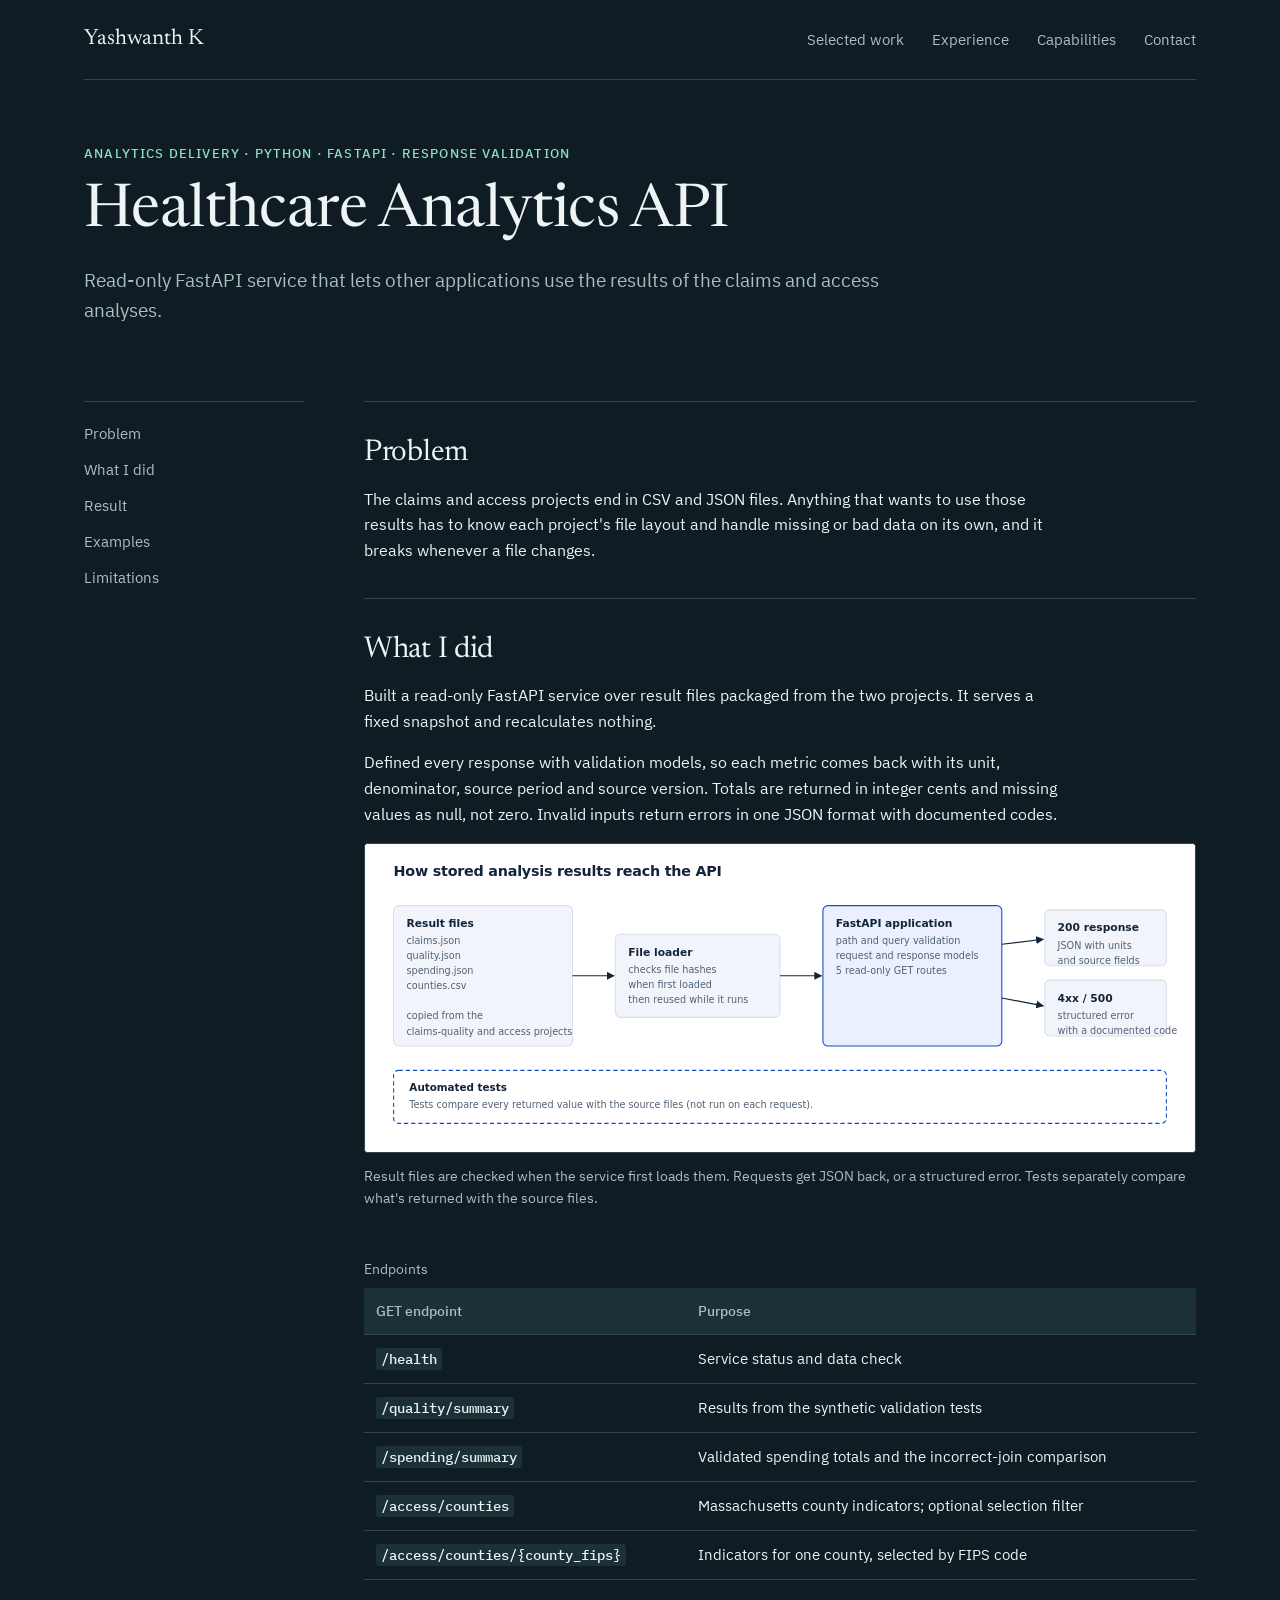
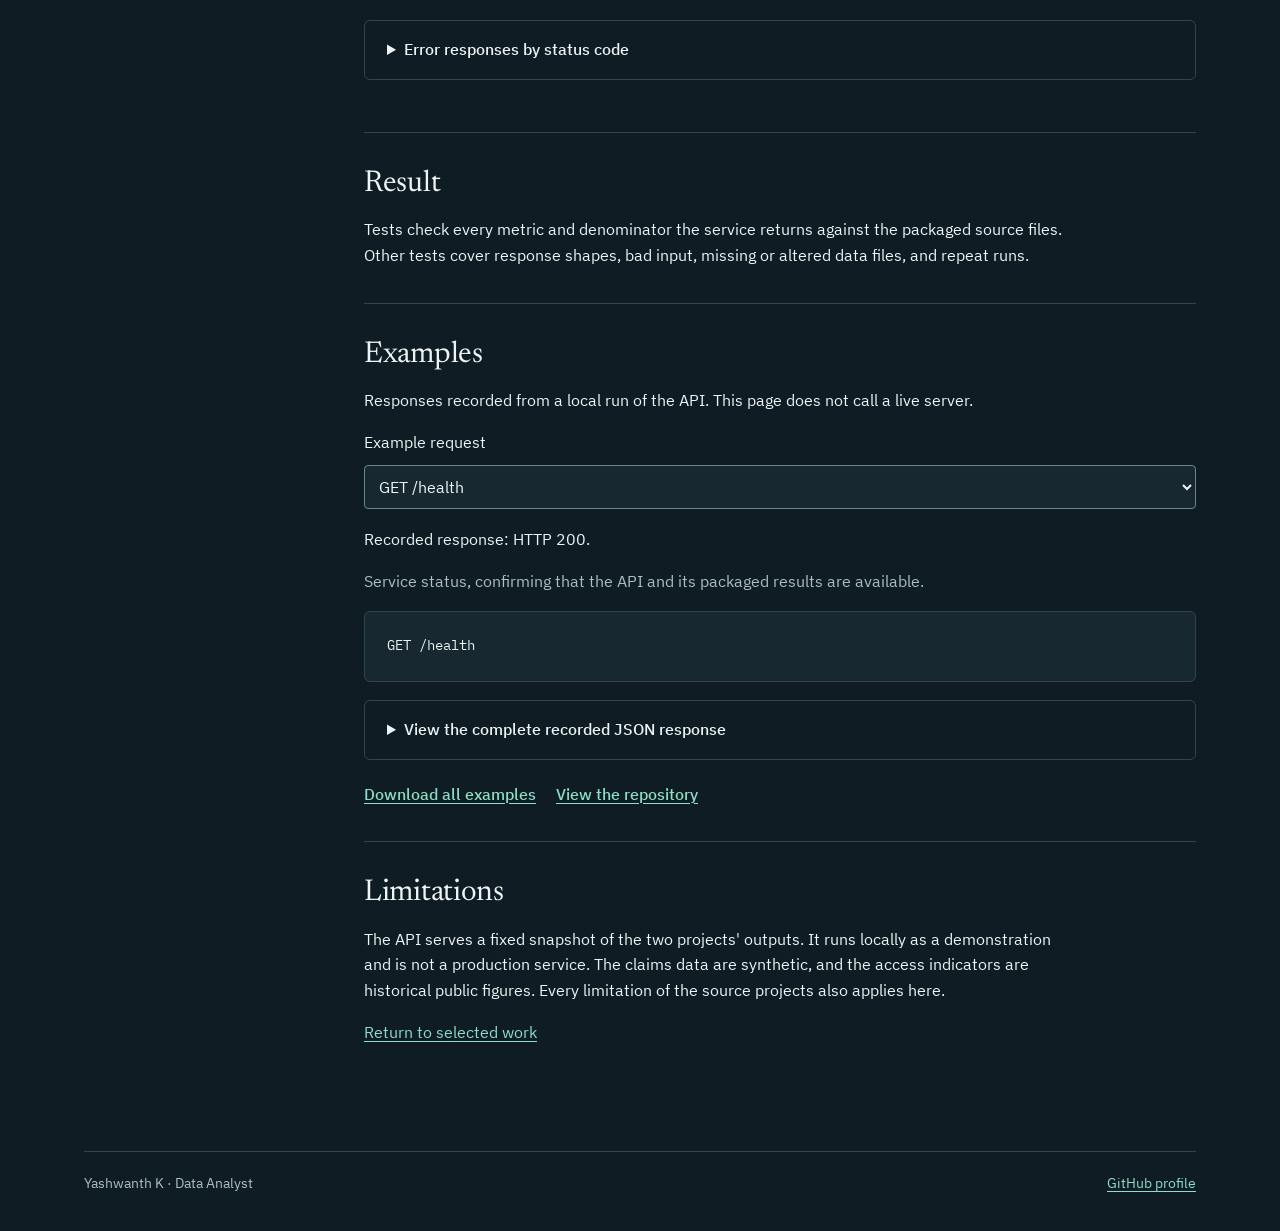
<file: api/index.html>
<!doctype html><html lang="en"><head><meta charset="utf-8"><meta name="viewport" content="width=device-width,initial-scale=1"><meta name="theme-color" content="#101C24"><title>Healthcare Analytics API | Yashwanth K</title><meta name="description" content="Read-only FastAPI service that serves results from the claims and primary-care access analyses, with validated requests and documented JSON responses."><link rel="icon" type="image/svg+xml" href="data:image/svg+xml,%3Csvg xmlns='http://www.w3.org/2000/svg' viewBox='0 0 32 32'%3E%3Crect width='32' height='32' rx='5' fill='%23101C24'/%3E%3Cpath d='M7 8l7 9v8h4v-8l7-9h-5l-4 5-4-5z' fill='%238CDEC4'/%3E%3C/svg%3E"><link rel="stylesheet" href="../styles.css?v=11"><link rel="stylesheet" href="../explorer.css"><script defer src="../site.js?v=11"></script><script defer src="../api-examples.js?v=11"></script><script defer src="../api.js?v=11"></script><link rel="canonical" href="https://yashwanth-kanajam.github.io/api/"><meta property="og:type" content="website"><meta property="og:url" content="https://yashwanth-kanajam.github.io/api/"><meta property="og:title" content="Healthcare Analytics API"><meta property="og:description" content="Read-only FastAPI service that serves results from the claims and primary-care access analyses, with validated requests and documented JSON responses."><meta property="og:image" content="https://yashwanth-kanajam.github.io/assets/og-preview.png"><meta property="og:image:width" content="1200"><meta property="og:image:height" content="630"><meta property="og:image:alt" content="Yashwanth K, Data Analyst: I build reports and check the numbers behind them."><meta name="twitter:card" content="summary_large_image"></head><body><a class="skip" href="#main">Skip to content</a><div class="wrap"><header class="site-head"><a class="brand" href="../index.html">Yashwanth K</a><nav aria-label="Main navigation"><ul><li><a href="../index.html#work">Selected work</a></li><li><a href="../index.html#experience">Experience</a></li><li><a href="../index.html#capabilities">Capabilities</a></li><li><a href="../index.html#contact">Contact</a></li></ul></nav></header><main id="main" tabindex="-1"><div class="case-head"><p class="eyebrow">Analytics delivery · Python · FastAPI · Response validation</p><h1>Healthcare Analytics API</h1><p class="lead">Read-only FastAPI service that lets other applications use the results of the claims and access analyses.</p></div><div class="case-grid"><nav class="case-nav" aria-label="Case study contents"><a href="#problem">Problem</a><a href="#approach">What I did</a><a href="#result">Result</a><a href="#examples">Examples</a><a href="#limitations">Limitations</a></nav><div class="case-body">
<section id="problem"><h2>Problem</h2><p>The claims and access projects end in CSV and JSON files. Anything that wants to use those results has to know each project's file layout and handle missing or bad data on its own, and it breaks whenever a file changes.</p></section>
<section id="approach"><h2>What I did</h2><p>Built a read-only FastAPI service over result files packaged from the two projects. It serves a fixed snapshot and recalculates nothing.</p><p>Defined every response with validation models, so each metric comes back with its unit, denominator, source period and source version. Totals are returned in integer cents and missing values as null, not zero. Invalid inputs return errors in one JSON format with documented codes.</p><figure style="margin:0 0 26px"><img src="../assets/api_flow.svg" width="1160" height="430" style="display:block;width:100%;height:auto" alt="Data flow diagram. The file loader loads and checks the packaged result files. The FastAPI application validates each request and returns a JSON response or a structured error. Automated tests separately compare returned values with the source files." loading="lazy"><figcaption class="meta" style="margin-top:12px">Result files are checked when the service first loads them. Requests get JSON back, or a structured error. Tests separately compare what's returned with the source files.</figcaption></figure><div class="table-scroll" tabindex="0" role="region" aria-label="API endpoints"><table><caption>Endpoints</caption><thead><tr><th scope="col">GET endpoint</th><th scope="col">Purpose</th></tr></thead><tbody><tr><th scope="row"><code>/health</code></th><td>Service status and data check</td></tr><tr><th scope="row"><code>/quality/summary</code></th><td>Results from the synthetic validation tests</td></tr><tr><th scope="row"><code>/spending/summary</code></th><td>Validated spending totals and the incorrect-join comparison</td></tr><tr><th scope="row"><code>/access/counties</code></th><td>Massachusetts county indicators; optional selection filter</td></tr><tr><th scope="row"><code>/access/counties/{county_fips}</code></th><td>Indicators for one county, selected by FIPS code</td></tr></tbody></table></div><details><summary>Error responses by status code</summary><ul><li><strong>400</strong>: malformed FIPS or repeated query parameters.</li><li><strong>422</strong>: unsupported query parameter or filter value.</li><li><strong>404</strong>: unavailable county or unknown route.</li><li><strong>405</strong>: unsupported method on a valid route.</li><li><strong>500</strong>: internal failure, with a generic message.</li></ul></details></section>
<section id="result"><h2>Result</h2><p>Tests check every metric and denominator the service returns against the packaged source files. Other tests cover response shapes, bad input, missing or altered data files, and repeat runs.</p></section>
<section id="examples"><h2>Examples</h2><p>Responses recorded from a local run of the API. This page does not call a live server.</p><div id="api-example-app" hidden><label for="api-choice">Example request</label><select id="api-choice"></select><p id="api-status" role="status"></p><p id="api-summary" class="quiet"></p><pre tabindex="0" aria-label="Example request"><code id="api-request"></code></pre><details><summary>View the complete recorded JSON response</summary><pre tabindex="0" aria-label="Recorded JSON response"><code id="api-response"></code></pre></details></div><noscript><p><a href="../downloads/api-examples.json" download>Download the recorded request/response examples</a>.</p></noscript><div class="action-row"><a class="text-link" href="../downloads/api-examples.json" download>Download all examples</a><a class="text-link" href="https://github.com/yashwanth-kanajam/healthcare-analytics-api">View the repository</a></div></section>
<section id="limitations"><h2>Limitations</h2><p>The API serves a fixed snapshot of the two projects' outputs. It runs locally as a demonstration and is not a production service. The claims data are synthetic, and the access indicators are historical public figures. Every limitation of the source projects also applies here.</p><p><a href="../index.html#work">Return to selected work</a></p></section>
</div></div></main><footer><span>Yashwanth K · Data Analyst</span><a href="https://github.com/yashwanth-kanajam">GitHub profile</a></footer></div></body></html>
</file>
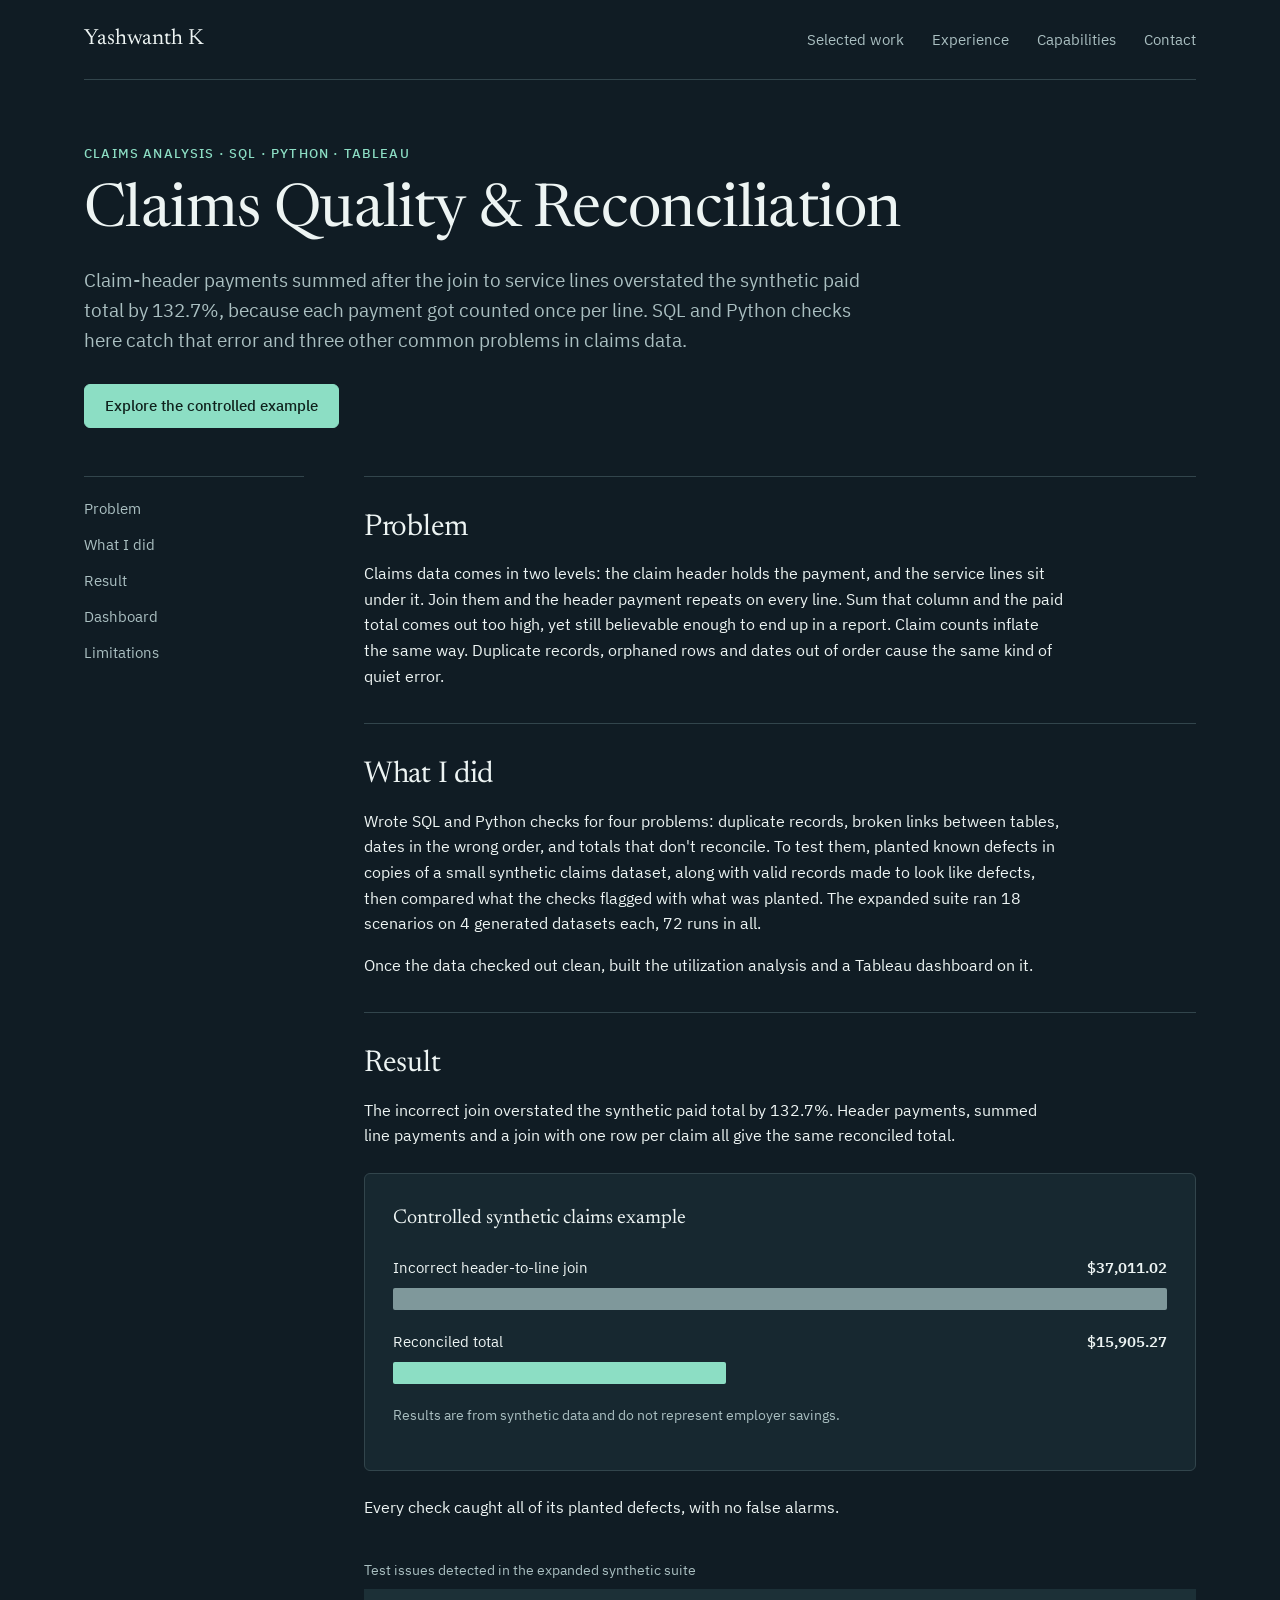
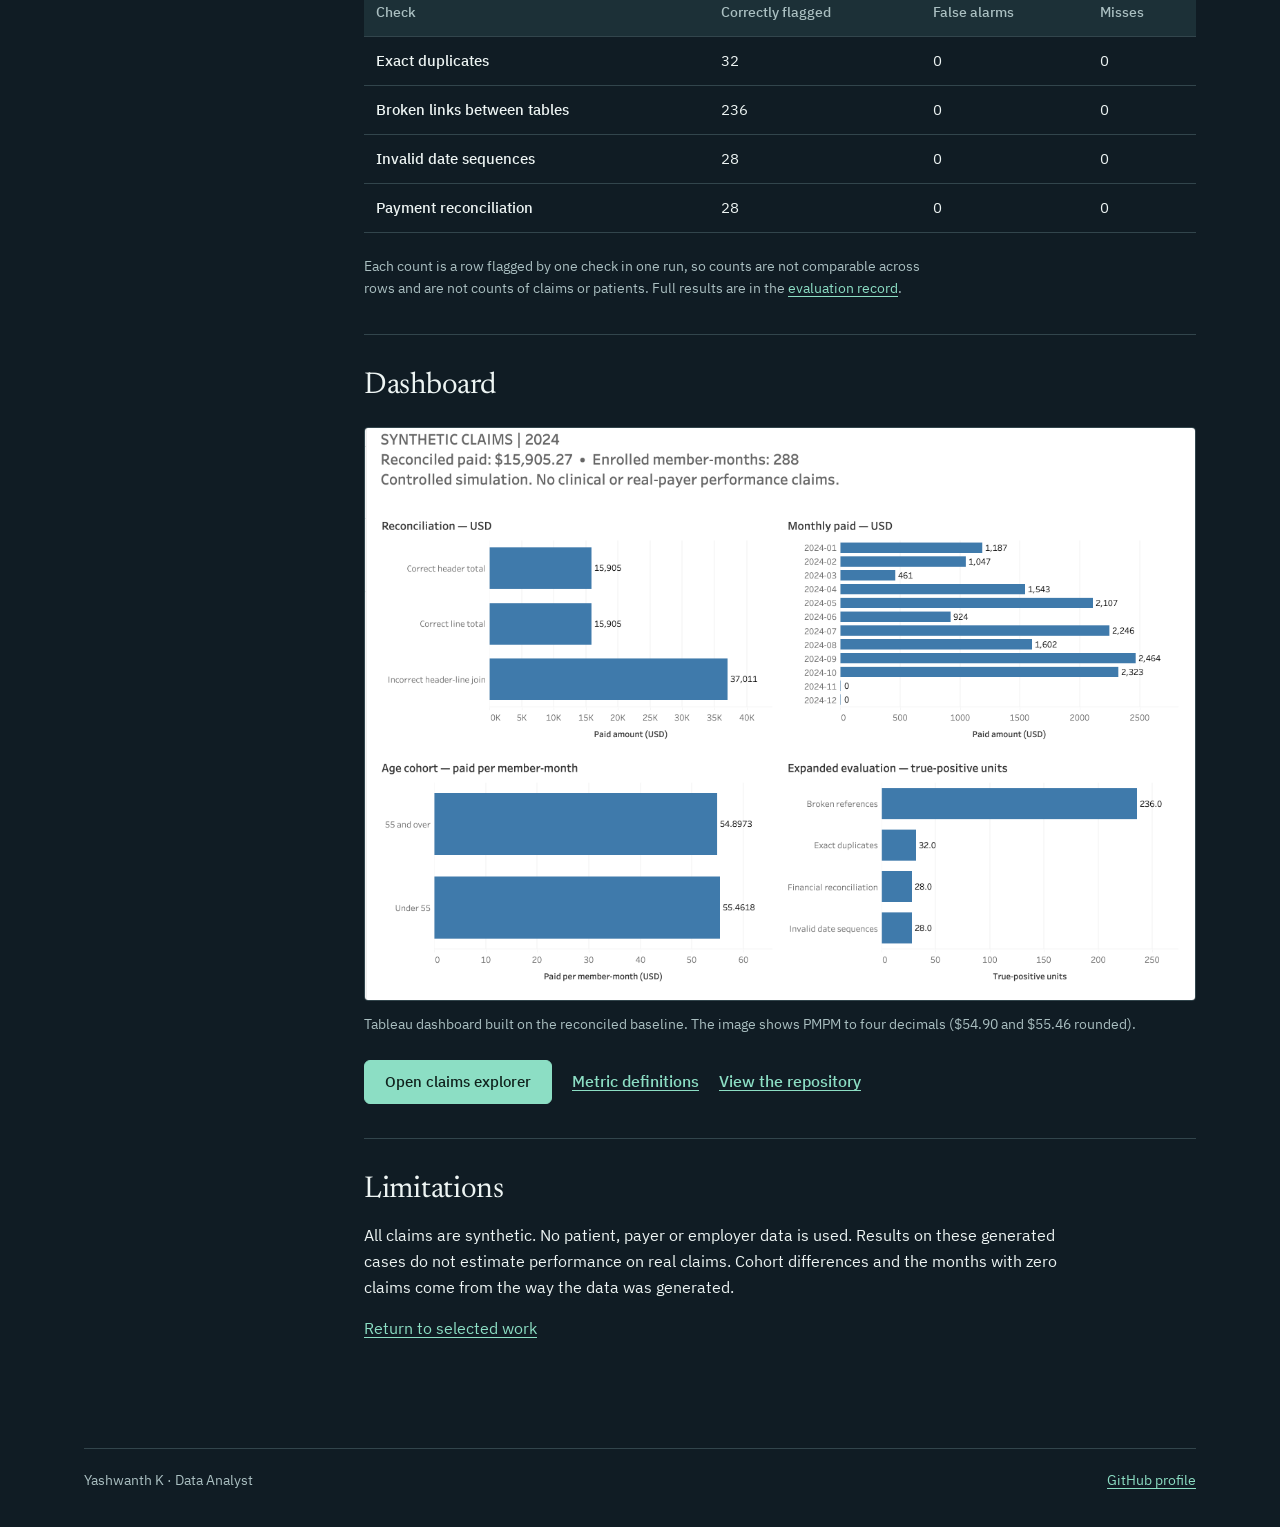
<file: claims/index.html>
<!doctype html><html lang="en"><head><meta charset="utf-8"><meta name="viewport" content="width=device-width,initial-scale=1"><meta name="theme-color" content="#101C24"><title>Claims Quality &amp; Reconciliation | Yashwanth K</title><meta name="description" content="Synthetic healthcare claims case study in SQL data-quality checks, financial reconciliation and utilization metrics."><link rel="icon" type="image/svg+xml" href="data:image/svg+xml,%3Csvg xmlns='http://www.w3.org/2000/svg' viewBox='0 0 32 32'%3E%3Crect width='32' height='32' rx='5' fill='%23101C24'/%3E%3Cpath d='M7 8l7 9v8h4v-8l7-9h-5l-4 5-4-5z' fill='%238CDEC4'/%3E%3C/svg%3E"><link rel="stylesheet" href="../styles.css?v=11"><link rel="stylesheet" href="../explorer.css"><script defer src="../site.js?v=11"></script><link rel="canonical" href="https://yashwanth-kanajam.github.io/claims/"><meta property="og:type" content="website"><meta property="og:url" content="https://yashwanth-kanajam.github.io/claims/"><meta property="og:title" content="Claims Quality &amp; Reconciliation"><meta property="og:description" content="Synthetic healthcare claims case study in SQL data-quality checks, financial reconciliation and utilization metrics."><meta property="og:image" content="https://yashwanth-kanajam.github.io/assets/og-preview.png"><meta property="og:image:width" content="1200"><meta property="og:image:height" content="630"><meta property="og:image:alt" content="Yashwanth K, Data Analyst: I build reports and check the numbers behind them."><meta name="twitter:card" content="summary_large_image"></head><body><a class="skip" href="#main">Skip to content</a><div class="wrap"><header class="site-head"><a class="brand" href="../index.html">Yashwanth K</a><nav aria-label="Main navigation"><ul><li><a href="../index.html#work">Selected work</a></li><li><a href="../index.html#experience">Experience</a></li><li><a href="../index.html#capabilities">Capabilities</a></li><li><a href="../index.html#contact">Contact</a></li></ul></nav></header><main id="main" tabindex="-1"><div class="case-head"><p class="eyebrow">Claims analysis · SQL · Python · Tableau</p><h1>Claims Quality &amp; Reconciliation</h1><p class="lead">Claim-header payments summed after the join to service lines overstated the synthetic paid total by 132.7%, because each payment got counted once per line. SQL and Python checks here catch that error and three other common problems in claims data.</p><a class="button" href="../explore/index.html">Explore the controlled example</a></div><div class="case-grid"><nav class="case-nav" aria-label="Case study contents"><a href="#problem">Problem</a><a href="#approach">What I did</a><a href="#result">Result</a><a href="#dashboard">Dashboard</a><a href="#limitations">Limitations</a></nav><div class="case-body">
<section id="problem"><h2>Problem</h2><p>Claims data comes in two levels: the claim header holds the payment, and the service lines sit under it. Join them and the header payment repeats on every line. Sum that column and the paid total comes out too high, yet still believable enough to end up in a report. Claim counts inflate the same way. Duplicate records, orphaned rows and dates out of order cause the same kind of quiet error.</p></section>
<section id="approach"><h2>What I did</h2><p>Wrote SQL and Python checks for four problems: duplicate records, broken links between tables, dates in the wrong order, and totals that don't reconcile. To test them, planted known defects in copies of a small synthetic claims dataset, along with valid records made to look like defects, then compared what the checks flagged with what was planted. The expanded suite ran 18 scenarios on 4 generated datasets each, 72 runs in all.</p><p>Once the data checked out clean, built the utilization analysis and a Tableau dashboard on it.</p></section>
<section id="result"><h2>Result</h2><p>The incorrect join overstated the synthetic paid total by 132.7%. Header payments, summed line payments and a join with one row per claim all give the same reconciled total.</p><figure class="figure"><figcaption>Controlled synthetic claims example</figcaption><div class="bar-row"><div class="bar-label"><span>Incorrect header-to-line join</span><strong>$37,011.02</strong></div><div class="bar" aria-hidden="true"></div></div><div class="bar-row"><div class="bar-label"><span>Reconciled total</span><strong>$15,905.27</strong></div><div class="bar correct" aria-hidden="true"></div></div><p class="meta">Results are from synthetic data and do not represent employer savings.</p></figure><p>Every check caught all of its planted defects, with no false alarms.</p>
<div class="table-scroll" tabindex="0" role="region" aria-label="Validation results"><table><caption>Test issues detected in the expanded synthetic suite</caption><thead><tr><th scope="col">Check</th><th scope="col">Correctly flagged</th><th scope="col">False alarms</th><th scope="col">Misses</th></tr></thead><tbody><tr><th scope="row">Exact duplicates</th><td>32</td><td>0</td><td>0</td></tr><tr><th scope="row">Broken links between tables</th><td>236</td><td>0</td><td>0</td></tr><tr><th scope="row">Invalid date sequences</th><td>28</td><td>0</td><td>0</td></tr><tr><th scope="row">Payment reconciliation</th><td>28</td><td>0</td><td>0</td></tr></tbody></table></div>
<p class="meta">Each count is a row flagged by one check in one run, so counts are not comparable across rows and are not counts of claims or patients. Full results are in the <a href="https://github.com/yashwanth-kanajam/healthcare-claims-quality/blob/main/reports/expanded/expanded-results.json">evaluation record</a>.</p></section>
<section id="dashboard"><h2>Dashboard</h2><figure style="margin:24px 0"><a href="../assets/claims_quality_dashboard.png" aria-label="Open full-resolution Tableau dashboard"><img src="../assets/claims_quality_dashboard.png" width="2404" height="1658" style="display:block;width:100%;height:auto" alt="Tableau dashboard showing claims financial reconciliation, monthly paid amounts, age-cohort paid per member-month, and validation results using controlled synthetic claims data." loading="lazy"></a><figcaption class="meta" style="margin-top:12px">Tableau dashboard built on the reconciled baseline. The image shows PMPM to four decimals ($54.90 and $55.46 rounded).</figcaption></figure><div class="action-row"><a class="button" href="../explore/index.html">Open claims explorer</a><a class="text-link" href="../downloads/METRIC_DEFINITIONS.md" download>Metric definitions</a><a class="text-link" href="https://github.com/yashwanth-kanajam/healthcare-claims-quality">View the repository</a></div></section>
<section id="limitations"><h2>Limitations</h2><p>All claims are synthetic. No patient, payer or employer data is used. Results on these generated cases do not estimate performance on real claims. Cohort differences and the months with zero claims come from the way the data was generated.</p><p><a href="../index.html#work">Return to selected work</a></p></section>
</div></div></main><footer><span>Yashwanth K · Data Analyst</span><a href="https://github.com/yashwanth-kanajam">GitHub profile</a></footer></div></body></html>
</file>
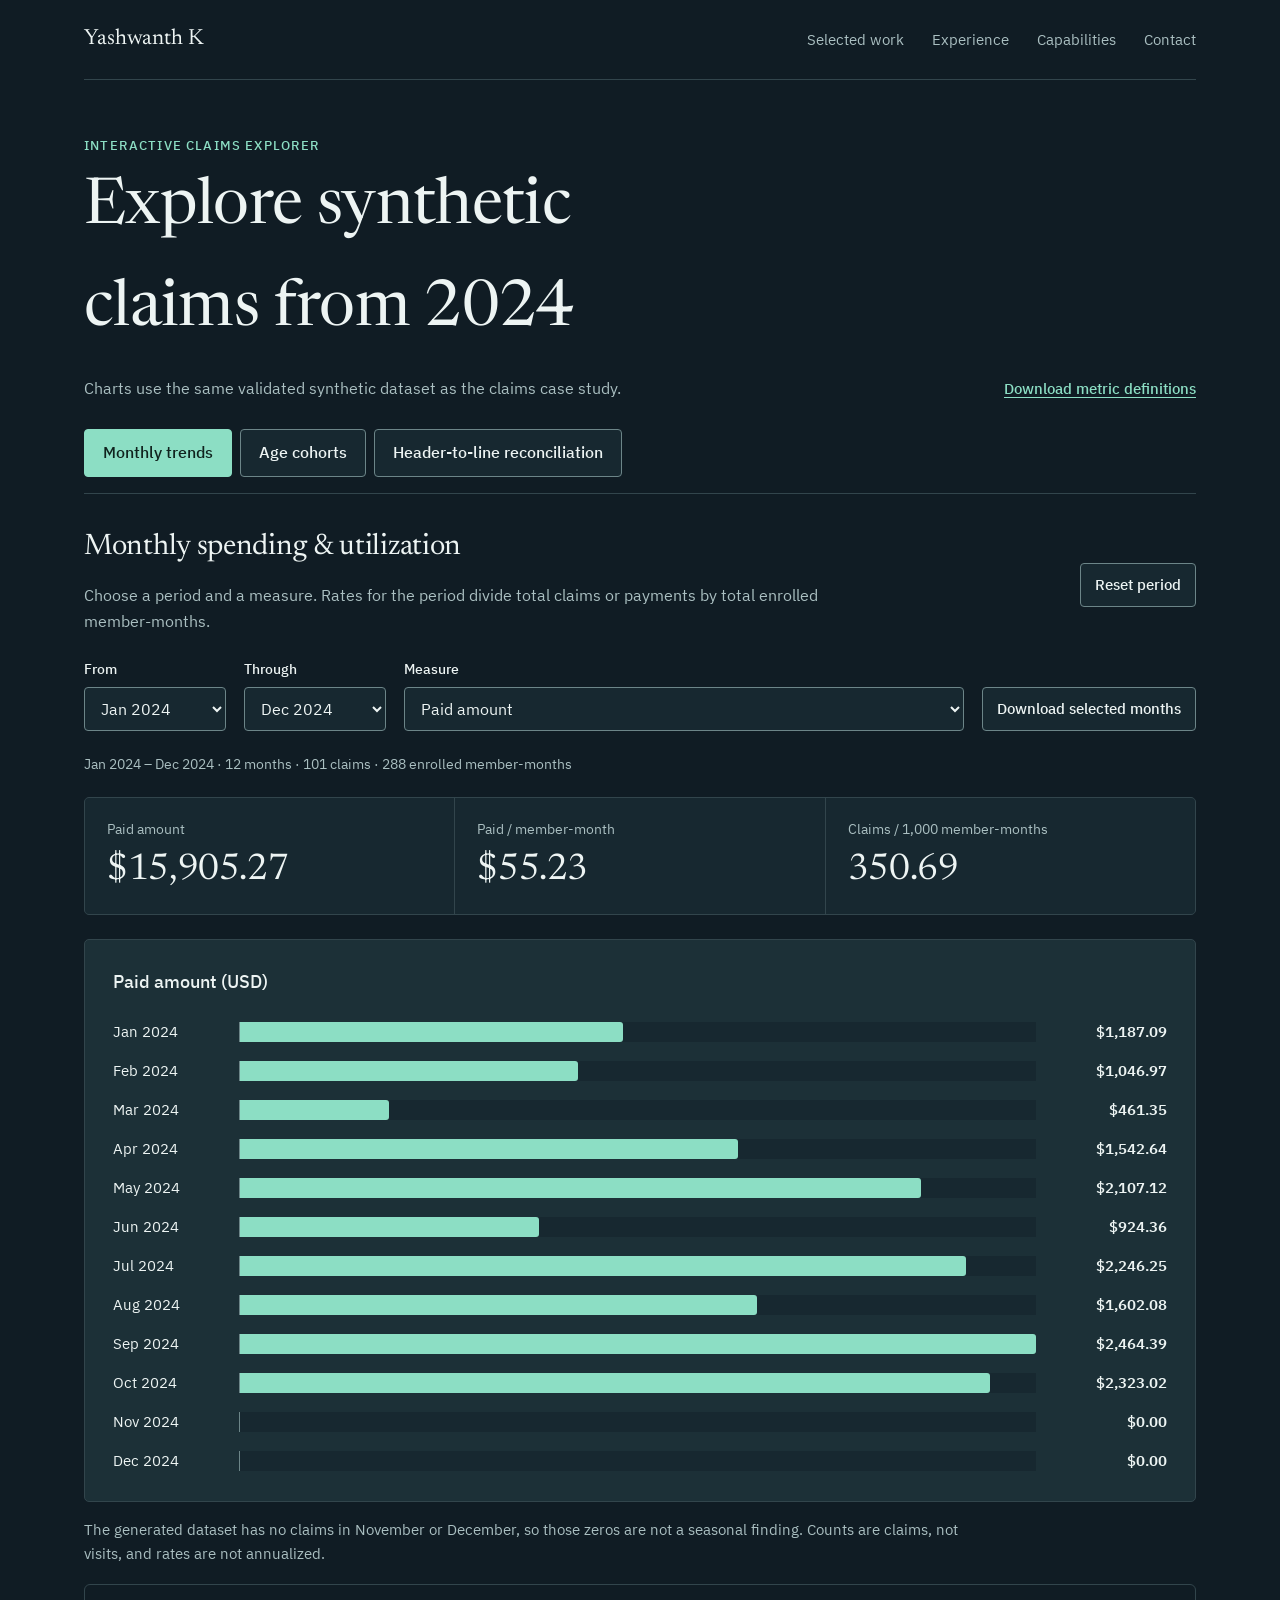
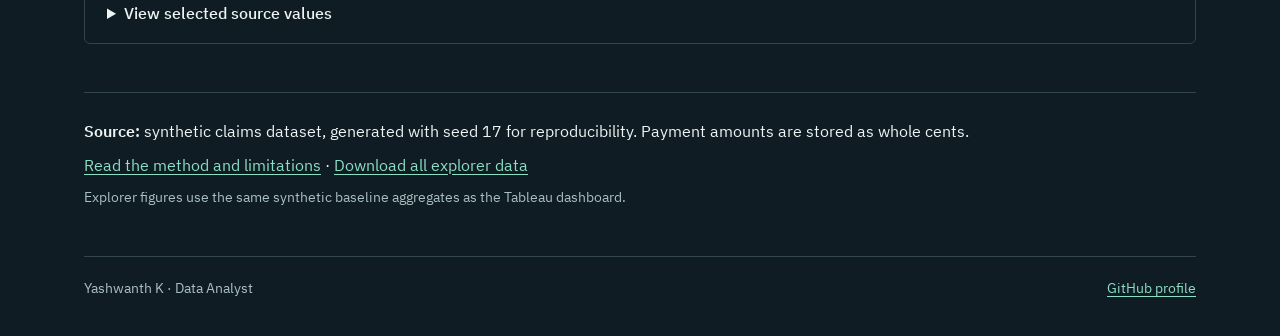
<file: explore/index.html>
<!doctype html>
<html lang="en"><head><meta charset="utf-8"><meta name="viewport" content="width=device-width,initial-scale=1"><meta name="theme-color" content="#101C24"><title>Claims Explorer | Yashwanth K</title><meta name="description" content="Verified synthetic claims metrics by month and age cohort, and how claim-header joins can overstate spending."><link rel="icon" type="image/svg+xml" href="data:image/svg+xml,%3Csvg xmlns='http://www.w3.org/2000/svg' viewBox='0 0 32 32'%3E%3Crect width='32' height='32' rx='5' fill='%23101C24'/%3E%3Cpath d='M7 8l7 9v8h4v-8l7-9h-5l-4 5-4-5z' fill='%238CDEC4'/%3E%3C/svg%3E"><link rel="stylesheet" href="../styles.css?v=11"><script defer src="../data.js?v=11"></script><script defer src="../metrics.js?v=11"></script><script defer src="../explorer.js?v=11"></script><link rel="stylesheet" href="../explorer.css"><script defer src="../site.js?v=11"></script><link rel="canonical" href="https://yashwanth-kanajam.github.io/explore/"><meta property="og:type" content="website"><meta property="og:url" content="https://yashwanth-kanajam.github.io/explore/"><meta property="og:title" content="Claims Explorer"><meta property="og:description" content="Verified synthetic claims metrics by month and age cohort, and how claim-header joins can overstate spending."><meta property="og:image" content="https://yashwanth-kanajam.github.io/assets/og-preview.png"><meta property="og:image:width" content="1200"><meta property="og:image:height" content="630"><meta property="og:image:alt" content="Yashwanth K, Data Analyst: I build reports and check the numbers behind them."><meta name="twitter:card" content="summary_large_image"></head>
<body><a class="skip" href="#main">Skip to content</a><div class="wrap"><header class="site-head"><a class="brand" href="../index.html">Yashwanth K</a><nav aria-label="Main navigation"><ul><li><a href="../index.html#work">Selected work</a></li><li><a href="../index.html#experience">Experience</a></li><li><a href="../index.html#capabilities">Capabilities</a></li><li><a href="../index.html#contact">Contact</a></li></ul></nav></header><main id="main" tabindex="-1">
<div class="explorer-head"><div><p class="eyebrow">Interactive claims explorer</p><h1>Explore synthetic claims from 2024</h1><p class="quiet">Charts use the same validated synthetic dataset as the claims case study.</p></div><a class="text-link" href="../downloads/METRIC_DEFINITIONS.md" download>Download metric definitions</a></div>
<noscript><div class="callout">The interactive views need JavaScript. Without it, <a href="../downloads/monthly.csv" download>download the monthly data</a> or read the <a href="../claims/index.html">case study</a>.</div></noscript>
<div id="explorer-app" hidden>
<div class="view-switch" role="group" aria-label="Analysis view"><button type="button" data-view="monthly" aria-pressed="true">Monthly trends</button><button type="button" data-view="cohorts" aria-pressed="false">Age cohorts</button><button type="button" data-view="join" aria-pressed="false">Header-to-line reconciliation</button></div>
<section class="explorer-panel" id="monthly-panel" aria-labelledby="monthly-title"><div class="panel-heading"><div><h2 id="monthly-title">Monthly spending &amp; utilization</h2><p class="quiet">Choose a period and a measure. Rates for the period divide total claims or payments by total enrolled member-months.</p></div><button type="button" class="secondary-button" id="reset-period">Reset period</button></div><div class="controls"><div><label for="start-month">From</label><select id="start-month" aria-describedby="period-error"></select></div><div><label for="end-month">Through</label><select id="end-month" aria-describedby="period-error"></select></div><div class="measure-control"><label for="measure">Measure</label><select id="measure"><option value="paid">Paid amount</option><option value="pmpm">Paid per member-month</option><option value="claims">Claim count</option><option value="rate">Claims per 1,000 member-months</option></select></div><button type="button" class="secondary-button" id="download-selection">Download selected months</button></div><p class="filter-error" id="period-error" role="alert" hidden></p><p id="period-status" role="status" class="meta"></p><div id="monthly-kpis" class="kpis"></div><figure class="chart-box"><figcaption id="monthly-caption"></figcaption><div id="monthly-chart" class="horizontal-chart"></div></figure><p class="chart-note">The generated dataset has no claims in November or December, so those zeros are not a seasonal finding. Counts are claims, not visits, and rates are not annualized.</p><details><summary>View selected source values</summary><div class="table-scroll" tabindex="0" role="region" aria-label="Source values; scroll horizontally if needed" id="monthly-table"></div></details></section>
<section class="explorer-panel" id="cohorts-panel" aria-labelledby="cohorts-title" hidden><div class="panel-heading"><div><h2 id="cohorts-title">Age cohorts</h2><p class="quiet">Figures are full-year 2024 aggregates. Age is calculated as of January 1, 2024, and every synthetic birthday falls on January 1.</p></div></div><div class="controls"><div class="measure-control"><label for="cohort-measure">Compare</label><select id="cohort-measure"><option value="pmpm">Paid per member-month</option><option value="paid">Paid amount</option><option value="rate">Claims per 1,000 member-months</option></select></div><a class="secondary-button" href="../downloads/cohorts.csv" download>Download cohort data</a></div><figure class="chart-box"><figcaption id="cohort-caption"></figcaption><div id="cohort-chart" class="horizontal-chart"></div></figure><div class="table-scroll" tabindex="0" role="region" aria-label="Source values; scroll horizontally if needed" id="cohort-table"></div><div class="callout"><strong>Raw spending totals are not directly comparable, because the cohorts have different numbers of members.</strong><p>One cohort has 10 members and the other has 14, so compare paid per member-month instead. Cohort differences come from how the data was generated. They do not show a real age effect.</p></div></section>
<section class="explorer-panel" id="join-panel" aria-labelledby="join-title" hidden><div class="panel-heading"><div><h2 id="join-title">Header-to-line reconciliation</h2><p class="quiet">Select claim groups from the synthetic dataset to see how repeating header payments changes the reported total.</p></div></div><fieldset class="claim-groups"><legend>Include claims with</legend><label><input type="checkbox" name="line-group" value="1" checked> 1 service line</label><label><input type="checkbox" name="line-group" value="2" checked> 2 service lines</label><label><input type="checkbox" name="line-group" value="3" checked> 3 service lines</label></fieldset><p id="join-status" role="status" class="meta"></p><div id="join-kpis" class="kpis"></div><figure class="chart-box"><figcaption>Payment totals for the selected claim groups</figcaption><div id="join-chart" class="horizontal-chart"></div></figure><div class="table-scroll" tabindex="0" role="region" aria-label="Source values; scroll horizontally if needed" id="join-table"></div><details><summary>Why the total changes</summary><p>Each claim header stores the payment for the whole claim. Joining that header to three service lines repeats its payment three times. Selecting claim groups changes which claims are counted. The source amounts stay the same.</p><p>Check the header total against the line payments summed separately. For a claim-level result, aggregate line payments to one row per claim before joining. When keeping line-level detail, do not sum the repeated header payment.</p></details><p class="chart-note">The difference is a reporting error in synthetic data and does not represent money saved.</p></section>
</div><section class="explorer-foot"><p><strong>Source:</strong> synthetic claims dataset, generated with seed 17 for reproducibility. Payment amounts are stored as whole cents.</p><p><a href="../claims/index.html">Read the method and limitations</a> · <a href="../downloads/aggregates.json" download>Download all explorer data</a></p><p class="meta">Explorer figures use the same synthetic baseline aggregates as the Tableau dashboard.</p></section></main><footer><span>Yashwanth K · Data Analyst</span><a href="https://github.com/yashwanth-kanajam">GitHub profile</a></footer></div></body></html>
</file>
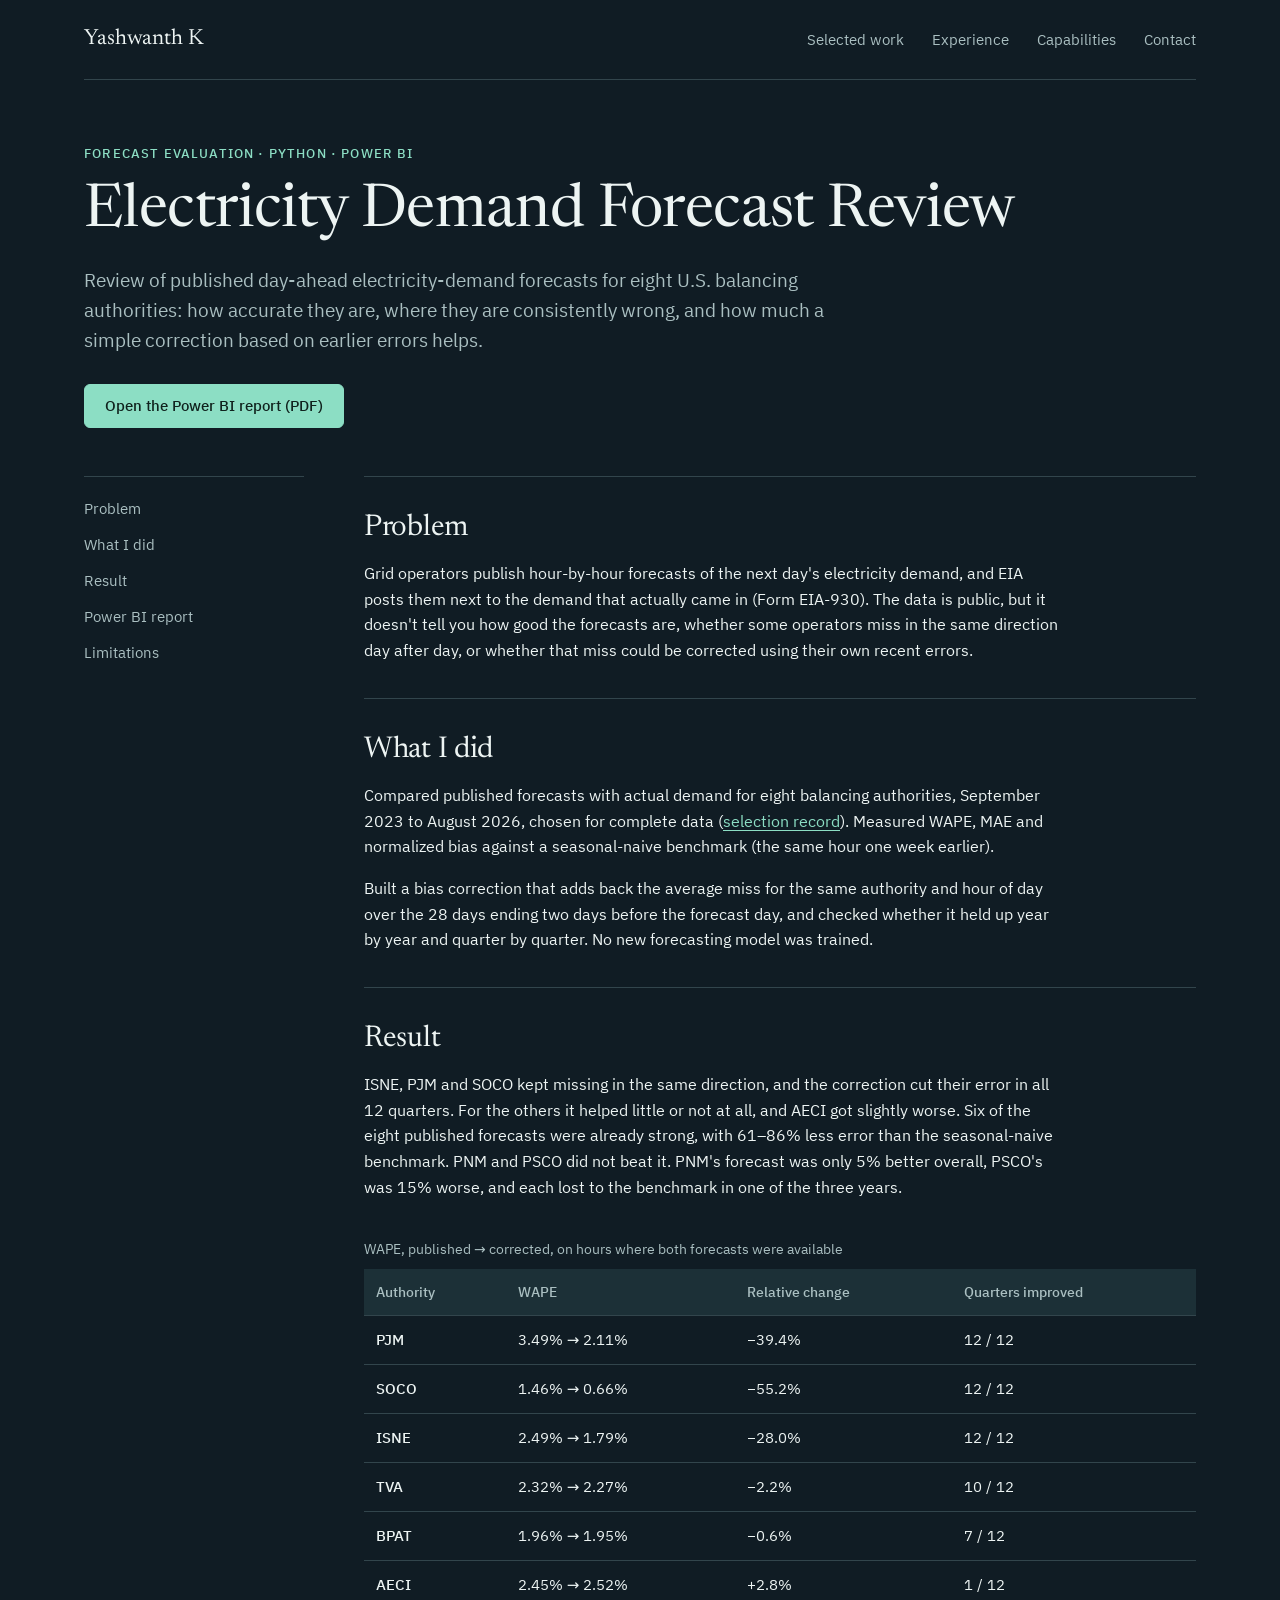
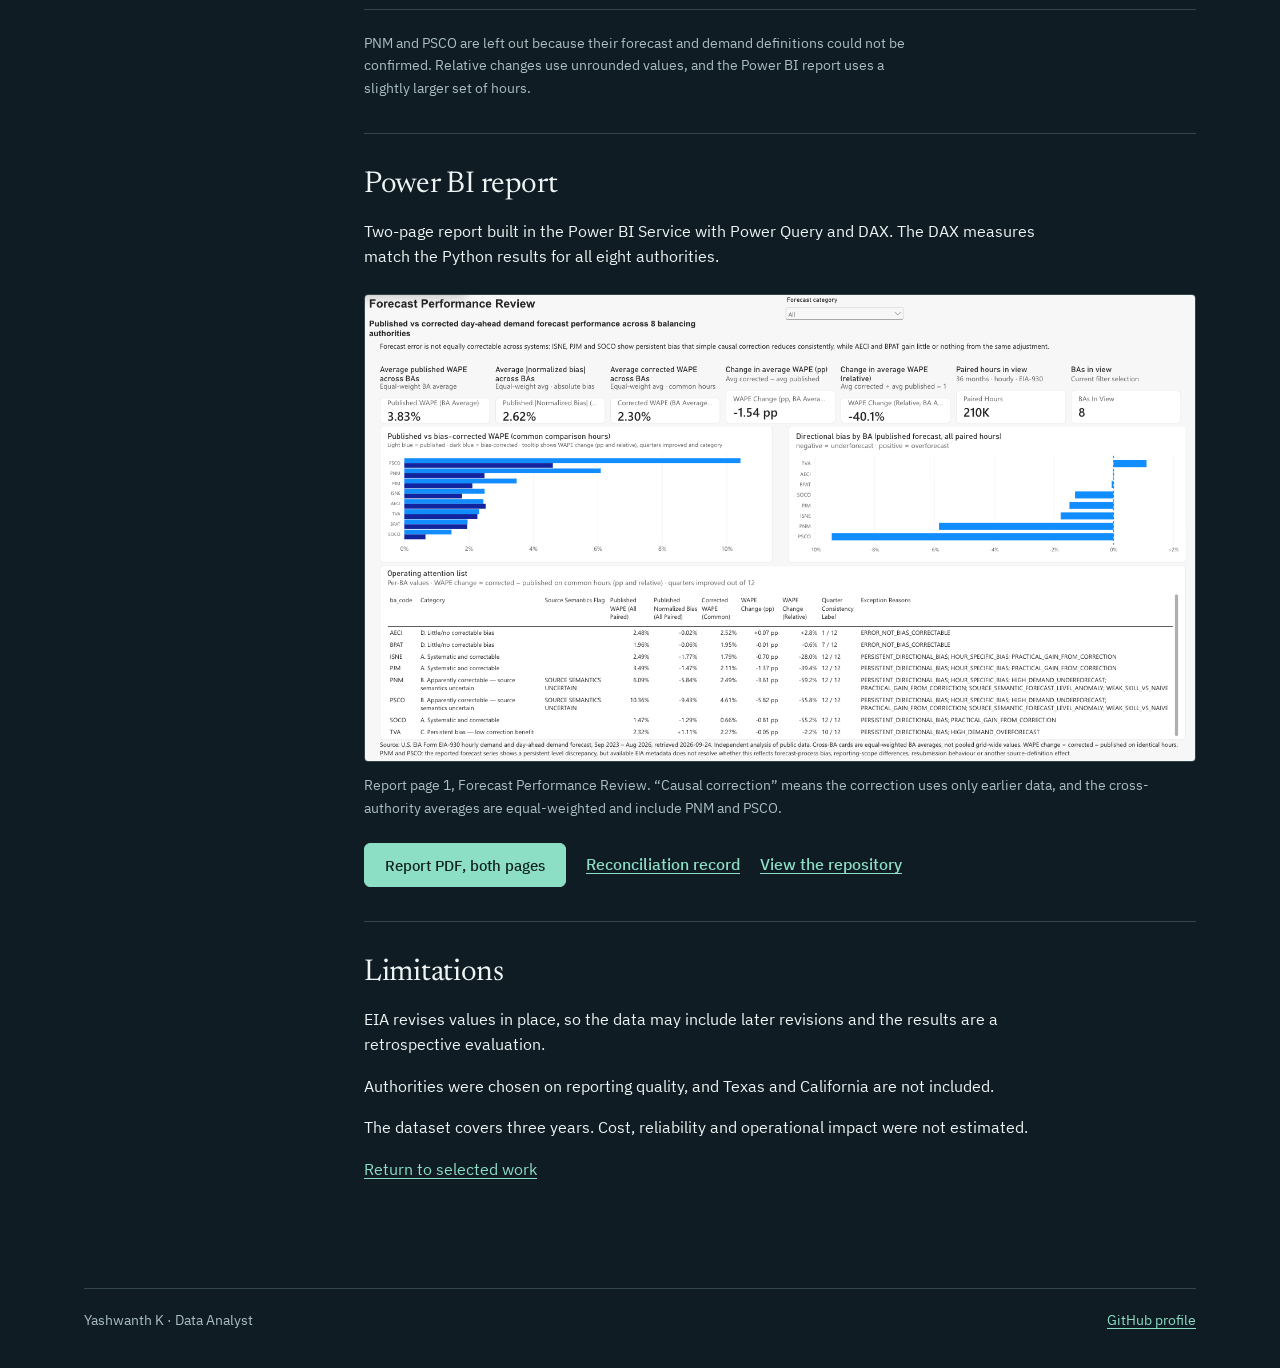
<file: forecast/index.html>
<!doctype html><html lang="en"><head><meta charset="utf-8"><meta name="viewport" content="width=device-width,initial-scale=1"><meta name="theme-color" content="#101C24"><title>Electricity Demand Forecast Review | Yashwanth K</title><meta name="description" content="Evaluation of published day-ahead electricity-demand forecasts for eight U.S. balancing authorities, with a seasonal benchmark, a simple bias correction and a Power BI report."><link rel="icon" type="image/svg+xml" href="data:image/svg+xml,%3Csvg xmlns='http://www.w3.org/2000/svg' viewBox='0 0 32 32'%3E%3Crect width='32' height='32' rx='5' fill='%23101C24'/%3E%3Cpath d='M7 8l7 9v8h4v-8l7-9h-5l-4 5-4-5z' fill='%238CDEC4'/%3E%3C/svg%3E"><link rel="stylesheet" href="../styles.css?v=11"><link rel="stylesheet" href="../explorer.css"><script defer src="../site.js?v=11"></script><link rel="canonical" href="https://yashwanth-kanajam.github.io/forecast/"><meta property="og:type" content="website"><meta property="og:url" content="https://yashwanth-kanajam.github.io/forecast/"><meta property="og:title" content="Electricity Demand Forecast Review"><meta property="og:description" content="Evaluation of published day-ahead electricity-demand forecasts for eight U.S. balancing authorities, with a seasonal benchmark, a simple bias correction and a Power BI report."><meta property="og:image" content="https://yashwanth-kanajam.github.io/assets/og-preview.png"><meta property="og:image:width" content="1200"><meta property="og:image:height" content="630"><meta property="og:image:alt" content="Yashwanth K, Data Analyst: I build reports and check the numbers behind them."><meta name="twitter:card" content="summary_large_image"></head><body><a class="skip" href="#main">Skip to content</a><div class="wrap"><header class="site-head"><a class="brand" href="../index.html">Yashwanth K</a><nav aria-label="Main navigation"><ul><li><a href="../index.html#work">Selected work</a></li><li><a href="../index.html#experience">Experience</a></li><li><a href="../index.html#capabilities">Capabilities</a></li><li><a href="../index.html#contact">Contact</a></li></ul></nav></header><main id="main" tabindex="-1"><div class="case-head"><p class="eyebrow">Forecast evaluation · Python · Power BI</p><h1>Electricity Demand Forecast Review</h1><p class="lead">Review of published day-ahead electricity-demand forecasts for eight U.S. balancing authorities: how accurate they are, where they are consistently wrong, and how much a simple correction based on earlier errors helps.</p><a class="button" href="https://github.com/yashwanth-kanajam/demand-forecast-performance/blob/main/reports/demand_forecast_performance.pdf">Open the Power BI report (PDF)</a></div><div class="case-grid"><nav class="case-nav" aria-label="Case study contents"><a href="#problem">Problem</a><a href="#approach">What I did</a><a href="#result">Result</a><a href="#report">Power BI report</a><a href="#limitations">Limitations</a></nav><div class="case-body"><section id="problem"><h2>Problem</h2><p>Grid operators publish hour-by-hour forecasts of the next day's electricity demand, and EIA posts them next to the demand that actually came in (Form EIA-930). The data is public, but it doesn't tell you how good the forecasts are, whether some operators miss in the same direction day after day, or whether that miss could be corrected using their own recent errors.</p></section><section id="approach"><h2>What I did</h2><p>Compared published forecasts with actual demand for eight balancing authorities, September 2023 to August 2026, chosen for complete data (<a href="https://github.com/yashwanth-kanajam/demand-forecast-performance/blob/main/reports/ba_selection.md">selection record</a>). Measured WAPE, MAE and normalized bias against a seasonal-naive benchmark (the same hour one week earlier).</p><p>Built a bias correction that adds back the average miss for the same authority and hour of day over the 28 days ending two days before the forecast day, and checked whether it held up year by year and quarter by quarter. No new forecasting model was trained.</p></section><section id="result"><h2>Result</h2><p>ISNE, PJM and SOCO kept missing in the same direction, and the correction cut their error in all 12 quarters. For the others it helped little or not at all, and AECI got slightly worse. Six of the eight published forecasts were already strong, with 61–86% less error than the seasonal-naive benchmark. PNM and PSCO did not beat it. PNM's forecast was only 5% better overall, PSCO's was 15% worse, and each lost to the benchmark in one of the three years.</p><div class="table-scroll" tabindex="0" role="region" aria-label="Published and corrected WAPE by balancing authority"><table><caption>WAPE, published → corrected, on hours where both forecasts were available</caption><thead><tr><th scope="col">Authority</th><th scope="col">WAPE</th><th scope="col">Relative change</th><th scope="col">Quarters improved</th></tr></thead><tbody><tr><th scope="row">PJM</th><td>3.49% → 2.11%</td><td>−39.4%</td><td>12 / 12</td></tr><tr><th scope="row">SOCO</th><td>1.46% → 0.66%</td><td>−55.2%</td><td>12 / 12</td></tr><tr><th scope="row">ISNE</th><td>2.49% → 1.79%</td><td>−28.0%</td><td>12 / 12</td></tr><tr><th scope="row">TVA</th><td>2.32% → 2.27%</td><td>−2.2%</td><td>10 / 12</td></tr><tr><th scope="row">BPAT</th><td>1.96% → 1.95%</td><td>−0.6%</td><td>7 / 12</td></tr><tr><th scope="row">AECI</th><td>2.45% → 2.52%</td><td>+2.8%</td><td>1 / 12</td></tr></tbody></table></div><p class="meta">PNM and PSCO are left out because their forecast and demand definitions could not be confirmed. Relative changes use unrounded values, and the Power BI report uses a slightly larger set of hours.</p></section><section id="report"><h2>Power BI report</h2><p>Two-page report built in the Power BI Service with Power Query and DAX. The DAX measures match the Python results for all eight authorities.</p><figure style="margin:24px 0"><a href="../assets/forecast_performance_review.png" aria-label="Open the full-resolution Forecast Performance Review page"><img src="../assets/forecast_performance_review.png" width="1452" height="816" style="display:block;width:100%;height:auto" alt="Forecast Performance Review page of the Power BI report: average WAPE and bias cards, published versus bias-corrected WAPE by balancing authority, directional bias by balancing authority, and the operating attention list." loading="lazy"></a><figcaption class="meta" style="margin-top:12px">Report page 1, Forecast Performance Review. “Causal correction” means the correction uses only earlier data, and the cross-authority averages are equal-weighted and include PNM and PSCO.</figcaption></figure><div class="action-row"><a class="button" href="https://github.com/yashwanth-kanajam/demand-forecast-performance/blob/main/reports/demand_forecast_performance.pdf">Report PDF, both pages</a><a class="text-link" href="https://github.com/yashwanth-kanajam/demand-forecast-performance/blob/main/docs/powerbi_reconciliation.md">Reconciliation record</a><a class="text-link" href="https://github.com/yashwanth-kanajam/demand-forecast-performance">View the repository</a></div></section><section id="limitations"><h2>Limitations</h2><p>EIA revises values in place, so the data may include later revisions and the results are a retrospective evaluation.</p><p>Authorities were chosen on reporting quality, and Texas and California are not included.</p><p>The dataset covers three years. Cost, reliability and operational impact were not estimated.</p><p><a href="../index.html#work">Return to selected work</a></p></section></div></div></main><footer><span>Yashwanth K · Data Analyst</span><a href="https://github.com/yashwanth-kanajam">GitHub profile</a></footer></div></body></html>
</file>
<file: styles.css>
@charset "UTF-8";
/* Local-first portfolio: fonts are served from this site; no analytics or third-party requests. */
@font-face{font-family:"Newsreader";src:url("fonts/newsreader-latin-opsz-normal.woff2") format("woff2");font-weight:200 800;font-style:normal;font-display:swap}
@font-face{font-family:"IBM Plex Sans";src:url("fonts/ibm-plex-sans-latin-400-normal.woff2") format("woff2");font-weight:400;font-style:normal;font-display:swap}
@font-face{font-family:"IBM Plex Sans";src:url("fonts/ibm-plex-sans-latin-500-normal.woff2") format("woff2");font-weight:500;font-style:normal;font-display:swap}
@font-face{font-family:"IBM Plex Sans";src:url("fonts/ibm-plex-sans-latin-600-normal.woff2") format("woff2");font-weight:600;font-style:normal;font-display:swap}
@font-face{font-family:"IBM Plex Mono";src:url("fonts/ibm-plex-mono-latin-400-normal.woff2") format("woff2");font-weight:400;font-style:normal;font-display:swap}
@font-face{font-family:"IBM Plex Mono";src:url("fonts/ibm-plex-mono-latin-500-normal.woff2") format("woff2");font-weight:500;font-style:normal;font-display:swap}

/* Palette: Midnight & mint. Change colours here. */
:root{
  color-scheme:dark;
  --page:#101C24;
  --panel:#172830;
  --surface:#1C3037;
  --text:#EDF4F3;
  --text-2:#AABFC1;
  --border:#32454C;
  --border-strong:#55716F;
  --control:#6C8588;
  --accent:#8CDEC4;
  --accent-hover:#A3E7D1;
  --on-accent:#10231E;
  --mark-muted:#7F989B;
  --plate:#FFFFFF;
  --error-text:#F4C2B3;
  --error-bg:#3A2622;
  --serif:"Newsreader","Iowan Old Style",Georgia,serif;
  --sans:"IBM Plex Sans",system-ui,-apple-system,"Segoe UI",sans-serif;
  --mono:"IBM Plex Mono",ui-monospace,Menlo,monospace;
  --radius:6px;
  --width:1160px;
  /* names used by the explorer stylesheet */
  --ink:var(--text);--muted:var(--text-2);--blue:var(--accent);--paper:var(--page);--line:var(--border);--wash:var(--surface);--orange:var(--mark-muted);
}
*,*::before,*::after{box-sizing:border-box}
html{scroll-behavior:smooth;scroll-padding-top:2rem}
body{margin:0;background:var(--page);color:var(--text);font:400 1rem/1.6 var(--sans);-webkit-font-smoothing:antialiased}
a{color:var(--accent);text-underline-offset:3px;text-decoration-thickness:1px}
a:hover{text-decoration-thickness:2px}
:focus-visible{outline:2px solid var(--accent);outline-offset:3px;border-radius:3px}
main:focus{outline:none}
h1,h2,h3{font-family:var(--serif);font-weight:400;margin:0;text-wrap:balance;letter-spacing:-.01em}
p{margin:0}
strong{font-weight:600}
img{max-width:100%}

.wrap{max-width:var(--width);margin-inline:auto;padding-inline:24px}
.skip{position:absolute;left:16px;top:-100px;background:var(--accent);color:var(--on-accent);padding:10px 14px;z-index:20;border-radius:4px}
.skip:focus{top:12px}

/* Header */
.site-head{display:flex;flex-wrap:wrap;align-items:center;justify-content:space-between;gap:12px 32px;padding-block:22px}
.brand{color:var(--text);text-decoration:none;font-family:var(--serif);font-size:1.375rem;letter-spacing:-.005em}
.site-head nav ul{display:flex;flex-wrap:wrap;gap:6px 28px;margin:0;padding:0;list-style:none}
.site-head nav a{color:var(--text-2);text-decoration:none;font-size:.9375rem;padding-block:4px;border-bottom:1px solid transparent}
.site-head nav a:hover{color:var(--text);border-bottom-color:var(--accent)}

/* Shared pieces */
.eyebrow{font-size:.8125rem;letter-spacing:.09em;text-transform:uppercase;color:var(--accent);font-weight:500;margin:0}
.btn,.button{display:inline-flex;align-items:center;gap:9px;min-height:44px;padding:0 20px;border-radius:var(--radius);border:1px solid var(--border);background:var(--page);color:var(--text);font:500 .9375rem var(--sans);text-decoration:none;cursor:pointer;transition:border-color .15s,background-color .15s}
.btn:hover{border-color:var(--accent)}
.btn.primary,.button{background:var(--accent);border-color:var(--accent);color:var(--on-accent)}
.btn.primary:hover,.button:hover{background:var(--accent-hover);border-color:var(--accent-hover)}
.btn svg{width:18px;height:18px;flex:none}
.btn.icon{padding:0;width:44px;justify-content:center}
.actions{display:flex;flex-wrap:wrap;gap:12px;align-items:center}
.chips{display:flex;flex-wrap:wrap;gap:8px;margin:0;padding:0;list-style:none}
.chips li{border:1px solid var(--border);background:var(--surface);border-radius:4px;padding:4px 11px;font-size:.9375rem}
.meta{font-size:.875rem;color:var(--text-2)}
.quiet{color:var(--text-2)}
.text-link{font-weight:500}

/* ---------- Homepage ---------- */
.intro{position:relative;border-block:1px solid var(--border);overflow:hidden}
#net{position:absolute;inset:0;width:100%;height:100%;pointer-events:none}
.intro .wrap{position:relative;display:grid;grid-template-columns:minmax(0,1fr) minmax(0,1.02fr);gap:56px;align-items:center;padding-block:72px 76px}
.intro h1{font-size:clamp(2.5rem,4.6vw,3.625rem);line-height:1.04;margin-block:18px 22px}
.intro .lede{color:var(--text-2);font-size:1.125rem;max-width:32em}
.intro .actions{margin-top:30px}

.feature{background:var(--panel);border:1px solid var(--border);border-radius:var(--radius);padding:26px 28px 24px}
.feature .kicker{font-size:.8125rem;color:var(--text-2);display:flex;flex-wrap:wrap;justify-content:space-between;gap:4px 16px}
.feature h2{font-size:1.6875rem;line-height:1.18;margin-block:10px 6px}
.feature .sub{color:var(--text-2);font-size:.9375rem}
.legend{display:flex;flex-wrap:wrap;gap:6px 20px;font-size:.8125rem;color:var(--text-2);margin-block:18px 8px}
.legend{gap:8px}
.lg{display:inline-flex;align-items:center;gap:7px;min-height:32px;padding:0 12px;border:1px solid var(--border-strong);border-radius:16px;background:transparent;color:var(--text-2);font:400 .8125rem var(--sans);cursor:pointer;transition:border-color .15s,color .15s,background-color .15s}
.lg:hover{color:var(--text)}
.lg[aria-pressed=true]{background:var(--accent);border-color:var(--accent);color:var(--on-accent);font-weight:500}
.key{display:inline-flex;align-items:center;gap:6px;margin-right:16px;white-space:nowrap}
.lg:focus-visible{outline:2px solid var(--accent);outline-offset:2px}
.db.hide-pub .p,.db.hide-pub .seg,.db.hide-cor .c,.db.hide-cor .seg{visibility:hidden}
.dot-pub,.dot-cor{display:inline-block;border-radius:50%}
.dot-pub{width:13px;height:13px;border:2px solid var(--mark-muted);background:var(--panel)}
.dot-cor{width:9px;height:9px;background:var(--accent)}
.db{font-variant-numeric:tabular-nums}
.db-row,.db-axis,.db-head{display:grid;grid-template-columns:46px minmax(0,1fr) 62px 52px;column-gap:14px;align-items:center}
.db-head{font-size:.75rem;color:var(--text-2);padding-bottom:4px}
.db-head span:nth-child(n+3),.db-row .chg,.db-row .qtr{text-align:right}
.db-row{height:34px;border-top:1px solid var(--border);font-size:.875rem}
.db-row .ba{font-family:var(--mono);font-size:.8125rem}
.db-row .qtr{color:var(--text-2)}
.track{position:relative;height:100%;background-image:linear-gradient(to right,var(--border) 1px,transparent 1px);background-size:25% 100%;border-right:1px solid var(--border)}
.track .seg{position:absolute;top:50%;height:2px;margin-top:-1px;background:var(--mark-muted)}
.track .p,.track .c{position:absolute;top:50%;border-radius:50%;transform:translate(-50%,-50%)}
.track .p{width:13px;height:13px;border:2px solid var(--mark-muted);background:var(--panel)}
.track .c{width:9px;height:9px;background:var(--accent)}
.db-axis{border-top:1px solid var(--border);padding-top:5px;font-size:.75rem;color:var(--text-2)}
.db-axis .ticks{position:relative;height:18px}
.db-axis .ticks span{position:absolute;transform:translateX(-50%)}
.db-axis .ticks span:first-child{transform:none}
.db-axis .ticks span:last-child{transform:translateX(-100%)}
.feature .note{font-size:.8125rem;color:var(--text-2);margin-top:12px}
.keys{display:flex;flex-wrap:wrap;gap:4px 0;font-size:.8125rem;color:var(--text-2);margin:2px 0 10px}
.keys .key i{flex:none}
.names{margin:10px 0 0!important;font-size:.8125rem;color:var(--text-2);border:0!important;padding:0!important;background:none!important}
.names summary{cursor:pointer;color:var(--text-2)}
.names summary:hover{color:var(--text)}
.names p{margin-top:8px}
.qb.cty{grid-template-columns:76px minmax(0,1fr) 44px}
.qb.cty .ba{font-family:var(--sans)}
@supports (grid-template-rows:subgrid){
  .cards{grid-auto-rows:auto}
  .cards .card{display:grid;grid-row:span 2;grid-template-rows:subgrid;row-gap:0}
}
.feature .more{display:inline-block;margin-top:16px;font-weight:500}

.block{padding-block:84px 12px}
.block-head{display:grid;grid-template-columns:minmax(0,1fr) minmax(0,1.4fr);gap:16px 56px;align-items:end;margin-bottom:36px}
.block-head h2{font-size:clamp(2rem,3.6vw,2.75rem);line-height:1.08}
.block-head p{color:var(--text-2);max-width:36em}

.cards{display:grid;grid-template-columns:repeat(3,minmax(0,1fr));gap:22px}
.card{background:var(--panel);border:1px solid var(--border);border-radius:var(--radius);display:flex;flex-direction:column;transition:border-color .15s}
.card:hover,.card:focus-within,.support:hover,.support:focus-within{border-color:var(--border-strong)}
.viz{background:var(--surface);border-bottom:1px solid var(--border);border-radius:var(--radius) var(--radius) 0 0;padding:20px 20px 16px;min-height:268px;display:flex;flex-direction:column;font-variant-numeric:tabular-nums}
.viz-title{font-size:.8125rem;color:var(--text-2);margin-bottom:14px;display:flex;justify-content:space-between;gap:10px}
.tag{font-size:.75rem;border:1px solid var(--border-strong);border-radius:3px;padding:0 6px;color:var(--text-2);white-space:nowrap;align-self:flex-start}
.card-body{padding:22px;display:flex;flex-direction:column;gap:10px;flex:1}
.card-body h3{font-size:1.4375rem;line-height:1.2}
.card-body p{color:var(--text-2);font-size:.96875rem}
.card-body .tools,.support .tools{font-size:.8125rem;color:var(--text-2)}
.card-links{display:flex;flex-wrap:wrap;gap:6px 20px;margin-top:auto;padding-top:10px;font-size:.9375rem}
.card-links a:first-child{font-weight:500}
.card-links a+a{color:var(--text-2)}
.card-links a+a:hover{color:var(--text)}
.viz-foot{font-size:.75rem;color:var(--text-2);margin-top:auto;padding-top:12px}

.qb{display:grid;grid-template-columns:44px minmax(0,1fr) 52px;column-gap:10px;row-gap:9px;align-items:center;font-size:.8125rem}
.qb .ba{font-family:var(--mono)}
.qb .bar{height:14px;background:var(--page);border-radius:2px}
.qb .bar i{display:block;height:100%;background:var(--mark-muted);border-radius:2px}
.qb .bar.full i{background:var(--accent)}
.qb .n{text-align:right;color:var(--text-2)}
.mx{display:grid;grid-template-columns:72px repeat(8,minmax(0,1fr));column-gap:5px;row-gap:7px;align-items:center;font-size:.8125rem}
.mx .h{font-size:.6875rem;letter-spacing:-.01em;color:var(--text-2);text-align:center}
.mx .cell{display:flex;justify-content:center}
.mx .cell i{width:12px;height:12px;border-radius:50%;border:1px solid var(--border-strong)}
.mx .cell.on i{background:var(--mark-muted);border-color:var(--mark-muted)}
.mx .cell.on.all i{background:var(--accent);border-color:var(--accent)}
.mx .name{color:var(--text-2)}
.mx .name.all{color:var(--text);font-weight:500}
.tot{display:flex;flex-direction:column;gap:16px}
.tot .lab{font-size:.8125rem;color:var(--text-2)}
.tot .val{font-family:var(--serif);font-size:1.875rem;line-height:1.15}
.tot .bar{height:14px;border-radius:2px;margin-top:6px;background:var(--mark-muted)}
.tot .ok .bar{background:var(--accent);width:42.97%}
.tot .ok .val{color:var(--accent)}

.supports{display:grid;grid-template-columns:repeat(2,minmax(0,1fr));gap:22px;margin-top:22px}
.support{background:var(--panel);border:1px solid var(--border);border-radius:var(--radius);padding:24px;display:flex;flex-direction:column;gap:18px;transition:border-color .15s}
.support .eyebrow{color:var(--text-2)}
.support h3{font-size:1.375rem;margin-block:6px 8px}
.support p{color:var(--text-2);font-size:.96875rem}
.support .card-links{padding-top:12px}
.support .mini{margin-top:auto}
.routes{font-family:var(--mono);font-size:.84375rem;color:var(--text-2);display:grid;gap:5px;background:var(--surface);border:1px solid var(--border);border-radius:var(--radius);padding:14px 16px;overflow-x:auto}
.routes b{color:var(--accent);font-weight:500;margin-right:10px}
.cmp{width:100%;border-collapse:collapse;font-size:.875rem;font-variant-numeric:tabular-nums;background:var(--surface);border:1px solid var(--border);border-radius:var(--radius);margin:0}
.cmp th,.cmp td{padding:8px 14px;border-bottom:1px solid var(--border);text-align:right;background:none;font-weight:400}
.cmp tr:last-child th,.cmp tr:last-child td{border-bottom:0}
.cmp th:first-child{text-align:left;color:var(--text-2)}
.cmp thead th{color:var(--text-2);font-size:.8125rem}

.xp{border-top:1px solid var(--border)}
.xp-row{display:grid;grid-template-columns:190px minmax(0,.8fr) minmax(0,1.6fr);gap:8px 40px;padding-block:26px;border-bottom:1px solid var(--border);transition:background-color .15s}
.xp-row:hover{background:rgba(23,40,48,.6)}
.xp-row .when{color:var(--text-2);font-size:.9375rem;font-variant-numeric:tabular-nums;padding-top:5px}
.xp-row h3{font-size:1.5625rem;line-height:1.2}
.xp-row .role{color:var(--text-2);font-size:.9375rem;margin-top:2px}
.xp-row .what{color:var(--text-2)}

.cap{background:var(--panel);border:1px solid var(--border);border-radius:var(--radius);padding:24px 26px 26px}
.cap h3{font-size:1.4375rem;margin-bottom:6px}
.cap .ctx{color:var(--text-2);font-size:.9375rem;margin-bottom:16px;max-width:34em}
.cap.domain{margin-top:22px;border-color:var(--border-strong)}
.caps{display:grid;grid-template-columns:repeat(2,minmax(0,1fr));gap:22px}
.dev{margin-top:22px;border:1px dashed var(--border-strong);border-radius:var(--radius);padding:20px 26px;display:grid;grid-template-columns:minmax(0,1fr) minmax(0,1.4fr);gap:12px 44px;align-items:start}
.dev h3{font-family:var(--sans);font-size:1rem;font-weight:500;letter-spacing:0}
.dev p{color:var(--text-2);font-size:.90625rem;margin-top:6px}
.dev .chips li{background:transparent;color:var(--text-2);font-size:.90625rem}

.contact{margin-top:96px;border-top:1px solid var(--border)}
.contact .wrap{padding-block:72px 56px;display:flex;flex-wrap:wrap;align-items:flex-end;justify-content:space-between;gap:28px 48px}
.contact h2{font-size:clamp(2.25rem,4.4vw,3.5rem);line-height:1.05}
.contact p{color:var(--text-2);margin-top:12px;max-width:30em}
.copy{background:none;border:0;color:var(--text-2);font:400 .9375rem var(--sans);text-decoration:underline;text-underline-offset:3px;cursor:pointer;padding:10px 4px;min-height:44px}
.copy:hover{color:var(--text)}

footer{border-top:1px solid var(--border);padding:20px 0 36px;display:flex;flex-wrap:wrap;justify-content:space-between;gap:8px 20px;color:var(--text-2);font-size:.875rem}

/* ---------- Case-study pages ---------- */
.case-head{padding:64px 0 48px;border-top:1px solid var(--border)}
.case-head h1{font-size:clamp(2.25rem,5vw,3.75rem);line-height:1.06;margin-block:16px 20px;max-width:18em}
.lead{font-size:1.1875rem;color:var(--text-2);max-width:42em;margin-bottom:28px}
.case-grid{display:grid;grid-template-columns:220px minmax(0,1fr);gap:60px;padding-bottom:72px}
.case-nav{align-self:start;position:sticky;top:24px;font-size:.9375rem;border-top:1px solid var(--border);padding-top:14px}
.case-nav a{display:block;margin:0;padding:6px 0;color:var(--text-2);text-decoration:none}
.case-nav a:hover{color:var(--text)}
.case-nav a[aria-current]{color:var(--accent)}
.case-body,.case-nav{min-width:0}
.case-body section{padding:34px 0;border-top:1px solid var(--border)}
.case-body h2{font-size:1.875rem;line-height:1.15;margin-bottom:16px}
.case-body h3{font-size:1.3125rem;margin:22px 0 10px}
.case-body p,.case-body li{max-width:70ch}
.case-body p{margin-bottom:16px}
.case-body section>p:last-child{margin-bottom:0}
.case-body ul,.case-body ol{padding-left:22px;margin:0 0 16px}
.case-body li{margin-bottom:6px}
.case-body figure{margin:24px 0}
.case-body figure img{display:block;width:100%;height:auto;background:var(--plate);border:1px solid var(--border);border-radius:4px}
.callout{background:var(--panel);border:1px solid var(--border-strong);border-radius:var(--radius);padding:20px 24px;margin:24px 0}
.callout p:last-child{margin:0}
table{width:100%;border-collapse:collapse;font-size:.9375rem;margin:22px 0;font-variant-numeric:tabular-nums}
caption{text-align:left;color:var(--text-2);font-size:.875rem;padding-bottom:8px}
th,td{text-align:left;padding:12px;border-bottom:1px solid var(--border);vertical-align:top}
th{font-weight:500}
thead th{background:var(--surface);color:var(--text-2);font-size:.875rem}
.table-scroll{overflow-x:auto}
code{font-family:var(--mono);font-size:.875rem;background:var(--surface);padding:2px 5px;border-radius:3px;overflow-wrap:anywhere}
pre{background:var(--panel);border:1px solid var(--border);color:var(--text);padding:22px;overflow-x:auto;line-height:1.6;border-radius:var(--radius);max-width:100%}
pre code{background:none;padding:0;color:inherit;overflow-wrap:normal}
details{border:1px solid var(--border);border-radius:var(--radius);padding:16px 22px;margin:18px 0;min-width:0}
summary{font-weight:500;cursor:pointer}
details[open] summary{margin-bottom:16px}
.tags{display:flex;flex-wrap:wrap;gap:8px;padding:0;list-style:none;margin:22px 0}
.tags li{font-size:.875rem;padding:3px 10px;border:1px solid var(--border);border-radius:3px}
#scenario-choice,#api-choice{display:block;width:100%;max-width:100%;min-height:44px;padding:10px;color:var(--text);background:var(--panel);border:1px solid var(--control);border-radius:4px;margin:10px 0 18px;font:inherit}
#scenario-counties{columns:2;padding-left:24px}

/* Claims page: two-totals figure */
.figure{background:var(--panel);border:1px solid var(--border);border-radius:var(--radius);padding:28px;margin:24px 0;font-variant-numeric:tabular-nums}
.figure figcaption{font-family:var(--serif);font-size:1.25rem;margin-bottom:22px}
.bar-row{margin-bottom:20px}
.bar-label{display:flex;justify-content:space-between;gap:12px;font-size:.9375rem;margin-bottom:8px;flex-wrap:wrap}
.figure .bar{height:22px;background:var(--mark-muted);width:100%;border-radius:2px}
.figure .bar.correct{width:42.974%;background:var(--accent)}
.figure .delta{font-family:var(--serif);font-size:1.75rem;line-height:1.25;margin:12px 0}
.figure .meta{color:var(--text-2)}

@media(max-width:980px){
  .intro .wrap{grid-template-columns:minmax(0,1fr);gap:40px;padding-block:52px 56px}
  .cards{grid-template-columns:minmax(0,1fr)}
  .viz{min-height:0}
  .block-head,.dev{grid-template-columns:minmax(0,1fr)}
  .xp-row{grid-template-columns:170px minmax(0,1fr)}
  .xp-row .what{grid-column:2}
  .block{padding-top:64px}
  .case-grid{grid-template-columns:minmax(0,1fr);gap:20px}
  .case-nav{position:static;display:flex;gap:4px 18px;flex-wrap:wrap;padding-bottom:6px}
}
@media(min-width:640px) and (max-width:980px){
  .cards{grid-template-columns:repeat(2,minmax(0,1fr))}
}
@media(max-width:640px){
  .wrap{padding-inline:18px}
  .caps,.supports{grid-template-columns:minmax(0,1fr)}
  .xp-row{grid-template-columns:minmax(0,1fr);gap:4px}
  .xp-row .what{grid-column:1;margin-top:8px}
  .xp-row .when{order:-1;padding-top:0}
  .feature{padding:20px 18px}
  .db-row,.db-axis,.db-head{grid-template-columns:40px minmax(0,1fr) 56px 44px;column-gap:10px}
  .intro .lede{font-size:1.0625rem}
  .case-head{padding:44px 0 36px}
  .figure{padding:20px}
  #scenario-counties{columns:1}
  .contact{margin-top:64px}
  .contact .wrap{padding-block:52px 44px}
}
@media(prefers-reduced-motion:reduce){
  html{scroll-behavior:auto}
  *{transition:none!important}
}
@media print{
  :root{--page:#fff;--panel:#fff;--surface:#f3f5f5;--text:#111;--text-2:#444;--border:#ccc;--border-strong:#999;--accent:#0b5c4a;--on-accent:#fff;--mark-muted:#888}
  #net,.site-head nav,.skip,.case-nav,.copy{display:none}
  .card,.cap,.support,.xp-row,.case-body section{break-inside:avoid}
}

/* hover highlight: project cards and capability panels */
.card,.support,.cap,.dev{transition:border-color .2s,background-color .2s,box-shadow .2s,transform .2s}
.card:hover,.card:focus-within,.support:hover,.support:focus-within,.cap:hover,.dev:hover{border-color:var(--accent);background-color:color-mix(in srgb,var(--accent) 6%,var(--panel));box-shadow:0 0 0 1px var(--accent),0 8px 28px -12px color-mix(in srgb,var(--accent) 45%,transparent)}
@media (hover:hover) and (prefers-reduced-motion:no-preference){.card:hover,.support:hover,.cap:hover,.dev:hover{transform:translateY(-2px)}}
</file>
<file: explorer.css>
[hidden]{display:none!important}button,input,select{font:inherit}button,select{min-height:44px}button{cursor:pointer}button:disabled{cursor:not-allowed;opacity:.55}button:focus-visible,input:focus-visible,select:focus-visible{outline:2px solid var(--accent);outline-offset:3px}.explorer-head{border-top:1px solid var(--line);padding:56px 0 28px;display:flex;justify-content:space-between;align-items:flex-end;gap:24px}.explorer-head h1{font-size:clamp(2.4rem,5vw,4rem);margin-bottom:14px}.explorer-head p:last-child{margin-bottom:0}.explorer-head>a{white-space:nowrap;font-size:.9375rem}.view-switch{display:flex;gap:8px;border-bottom:1px solid var(--line);padding:0 0 16px;flex-wrap:wrap}.view-switch button{background:var(--panel);border:1px solid var(--control);padding:10px 18px;border-radius:4px;font-weight:500;color:var(--ink)}.view-switch button[aria-pressed=true]{background:var(--accent);border-color:var(--accent);color:var(--on-accent)}.view-switch button:hover{border-color:var(--blue)}.explorer-panel{padding:30px 0}.panel-heading{display:flex;align-items:center;justify-content:space-between;gap:20px}.panel-heading h2{font-size:1.85rem;margin-bottom:12px}.panel-heading p{max-width:750px}.secondary-button{border:1px solid var(--control);border-radius:4px;padding:9px 14px;background:var(--panel);color:var(--ink);font-weight:500;text-decoration:none;display:inline-block;font-size:.9375rem;white-space:nowrap}.secondary-button:hover{background:var(--wash)}.controls{display:flex;align-items:flex-end;gap:18px;flex-wrap:wrap;margin:12px 0 22px}.controls label{display:block;font-weight:500;font-size:.875rem;margin-bottom:6px}.controls select{border:1px solid var(--control);border-radius:4px;padding:8px 34px 8px 12px;color:var(--ink);background:var(--panel);max-width:100%}.measure-control{flex:1;min-width:240px}.measure-control select{width:100%}.kpis{display:grid;grid-template-columns:repeat(3,1fr);gap:1px;background:var(--line);border:1px solid var(--line);border-radius:5px;overflow:hidden;margin:22px 0}.kpi{background:var(--panel);padding:22px;min-width:0}.kpi span{display:block;font-size:.875rem;color:var(--muted);line-height:1.4}.kpi strong{display:block;font-family:var(--serif);font-weight:400;font-size:clamp(1.6rem,3vw,2.3rem);letter-spacing:-.01em;margin-top:10px;line-height:1.15}.chart-box{margin:24px 0 16px;background:var(--surface);border:1px solid var(--line);padding:28px;border-radius:5px}.chart-box figcaption{font-weight:500;font-size:1.1rem;margin-bottom:24px}.horizontal-chart{display:flex;flex-direction:column;gap:15px}.chart-row{display:grid;grid-template-columns:110px minmax(0,1fr) 115px;align-items:center;gap:16px;font-size:.9375rem}.chart-value{text-align:right;font-variant-numeric:tabular-nums}.chart-track{height:20px;background:var(--panel);border-left:1px solid var(--control)}.chart-bar{height:100%;background:var(--blue);border-radius:0 3px 3px 0;transition:width .18s ease}.chart-bar.incorrect{background:var(--orange)}.chart-note{font-size:.9375rem;color:var(--muted);max-width:900px}.explorer-foot{padding:26px 0 40px;border-top:1px solid var(--line)}.claim-groups{display:flex;gap:24px;flex-wrap:wrap;border:1px solid var(--line);padding:18px 22px;margin:18px 0}.claim-groups legend{font-weight:500;padding:0 8px}.claim-groups label{display:flex;align-items:center;gap:10px;min-height:44px;cursor:pointer}.claim-groups input{height:20px;width:20px;accent-color:var(--blue)}.filter-error{color:var(--error-text);background:var(--error-bg);padding:14px 18px;border:1px solid var(--error-text);border-radius:4px}.action-row{display:flex;align-items:center;gap:20px;flex-wrap:wrap;margin-top:22px}.download-list{display:grid;grid-template-columns:1fr 1fr;gap:12px;list-style:none;padding:0}.download-list a{display:block;border:1px solid var(--line);padding:16px;border-radius:4px;text-decoration:none}.download-list a:hover{background:var(--wash)}.download-list small{display:block;color:var(--muted);font-size:.875rem}.about-grid{display:grid;grid-template-columns:1.5fr 1fr;gap:60px}.about-links{border-left:1px solid var(--line);padding-left:28px}.about-links p{max-width:330px}.skills-evidence{display:grid;grid-template-columns:repeat(2,1fr);gap:18px}.skills-evidence>div{border-top:1px solid var(--line);padding-top:14px}.skills-evidence strong{display:block}.skills-evidence p{color:var(--muted);font-size:.9375rem;margin:6px 0 0}@media(max-width:760px){.explorer-head{align-items:flex-start;flex-direction:column;gap:12px}.explorer-head>a{white-space:normal}.panel-heading{align-items:flex-start;flex-direction:column;gap:0}.controls{gap:14px}.controls>div:not(.measure-control){flex:1}.controls select{width:100%}.measure-control{min-width:100%}.controls>button{width:100%}.kpis{grid-template-columns:1fr}.kpi{display:flex;align-items:center;justify-content:space-between;gap:20px;padding:17px 20px}.kpi span{max-width:170px}.kpi strong{margin:0;font-size:1.7rem;text-align:right}.chart-box{padding:20px 14px}.chart-row{grid-template-columns:77px minmax(0,1fr) 83px;gap:8px;font-size:.875rem}.chart-value{overflow-wrap:anywhere}.chart-label{overflow-wrap:anywhere}.chart-track{height:17px}.view-switch{gap:8px}.view-switch button{flex:1;padding:10px;font-size:.875rem}.claim-groups{gap:12px}.download-list,.about-grid,.skills-evidence{grid-template-columns:1fr}.about-grid{gap:22px}.about-links{border-left:0;border-top:1px solid var(--line);padding:24px 0 0}}@media(prefers-reduced-motion:reduce){.chart-bar{transition:none}}@media print{.view-switch,.controls,.claim-groups,.secondary-button{display:none}.kpis{grid-template-columns:repeat(3,1fr)}.explorer-panel{break-inside:avoid}.chart-box{break-inside:avoid}}
/* spacing after the global paragraph reset */
.explorer-foot p{margin-bottom:8px}.explorer-panel .quiet,.chart-note{margin-bottom:12px}.callout strong+p{margin-top:8px}
</file>
